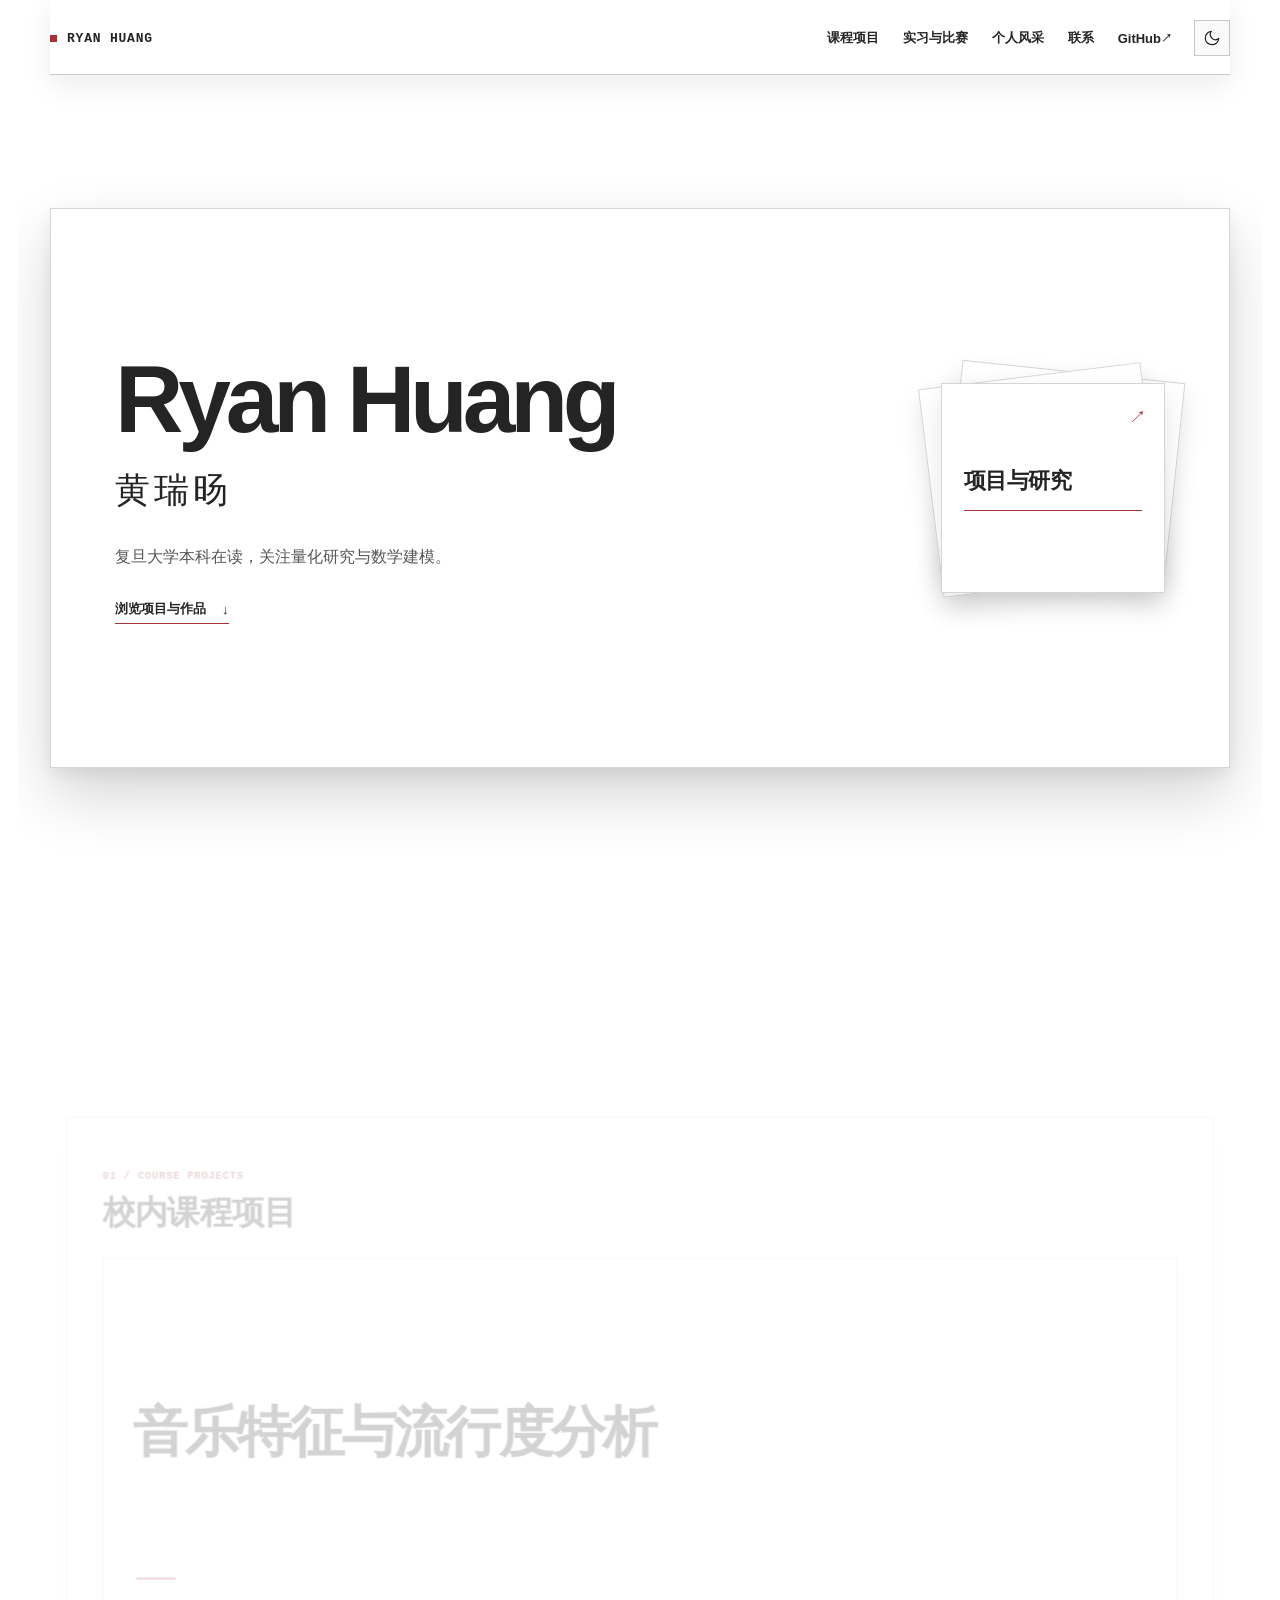
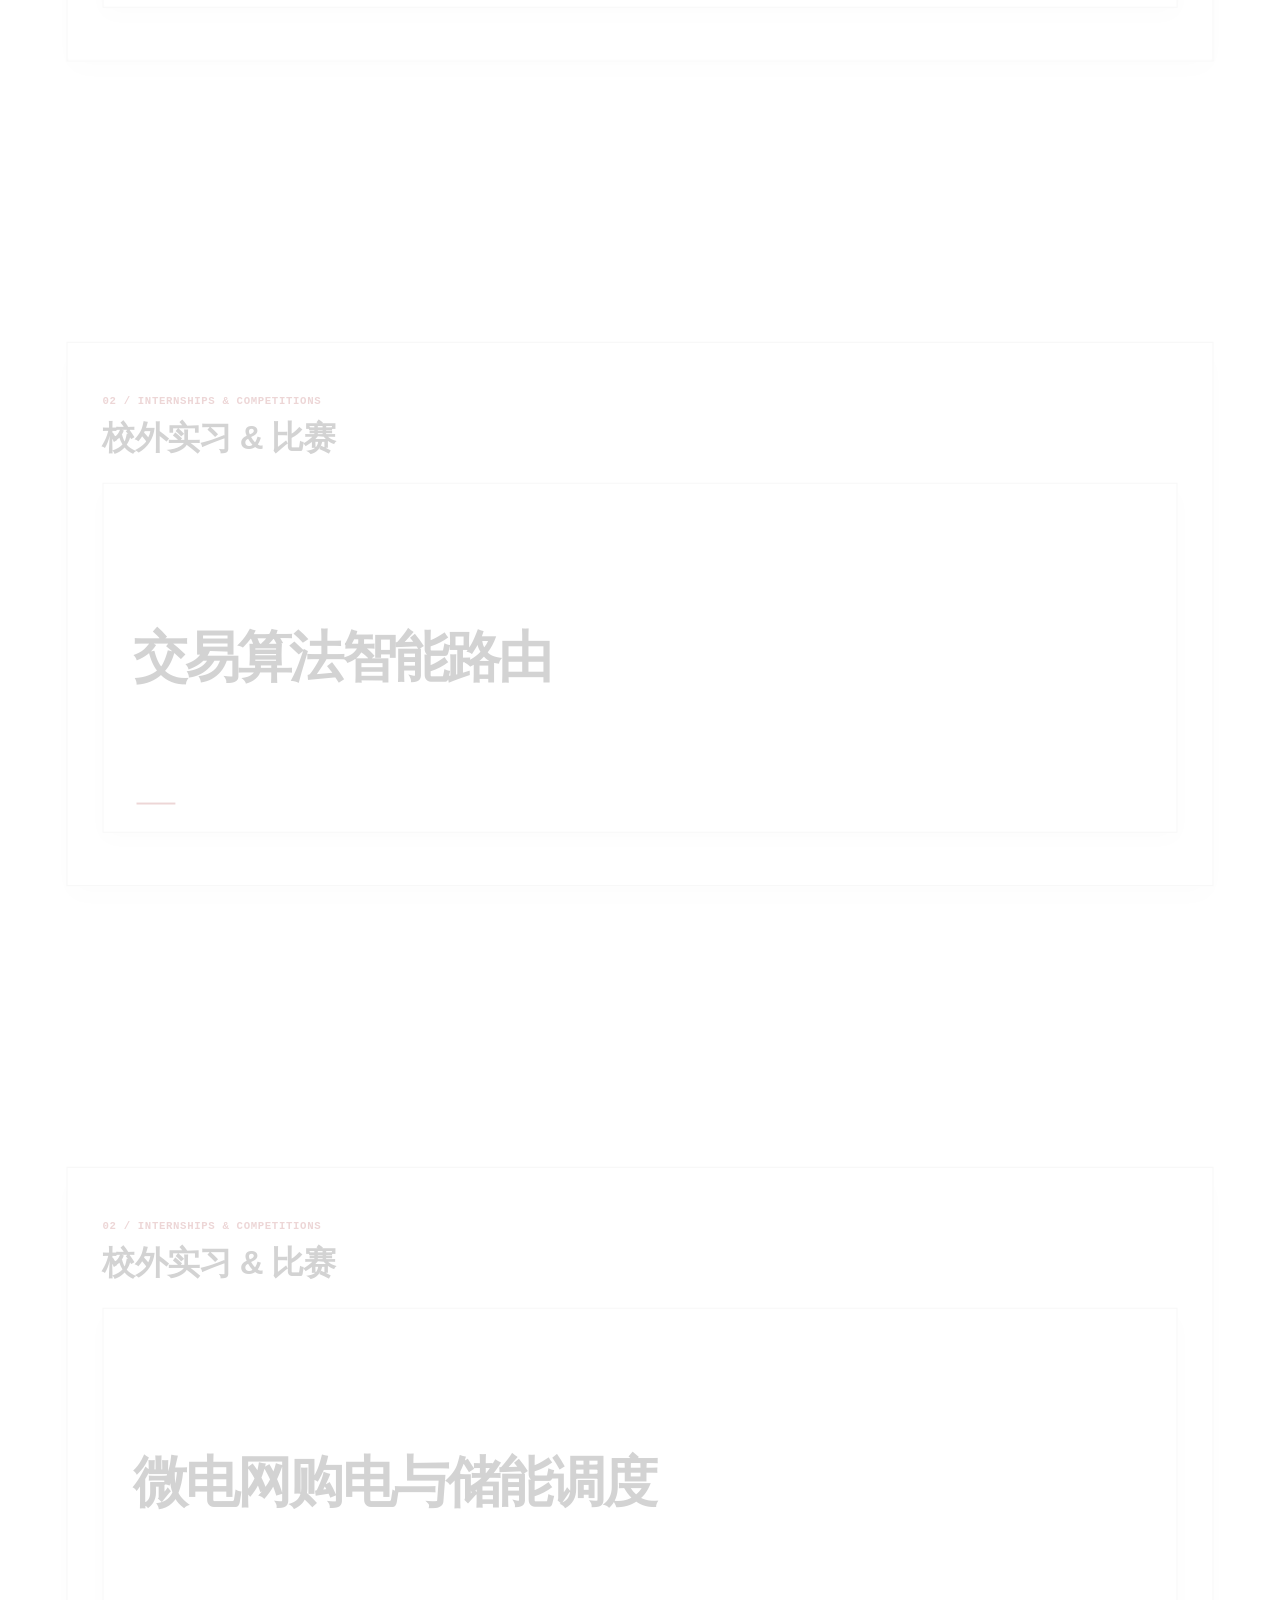
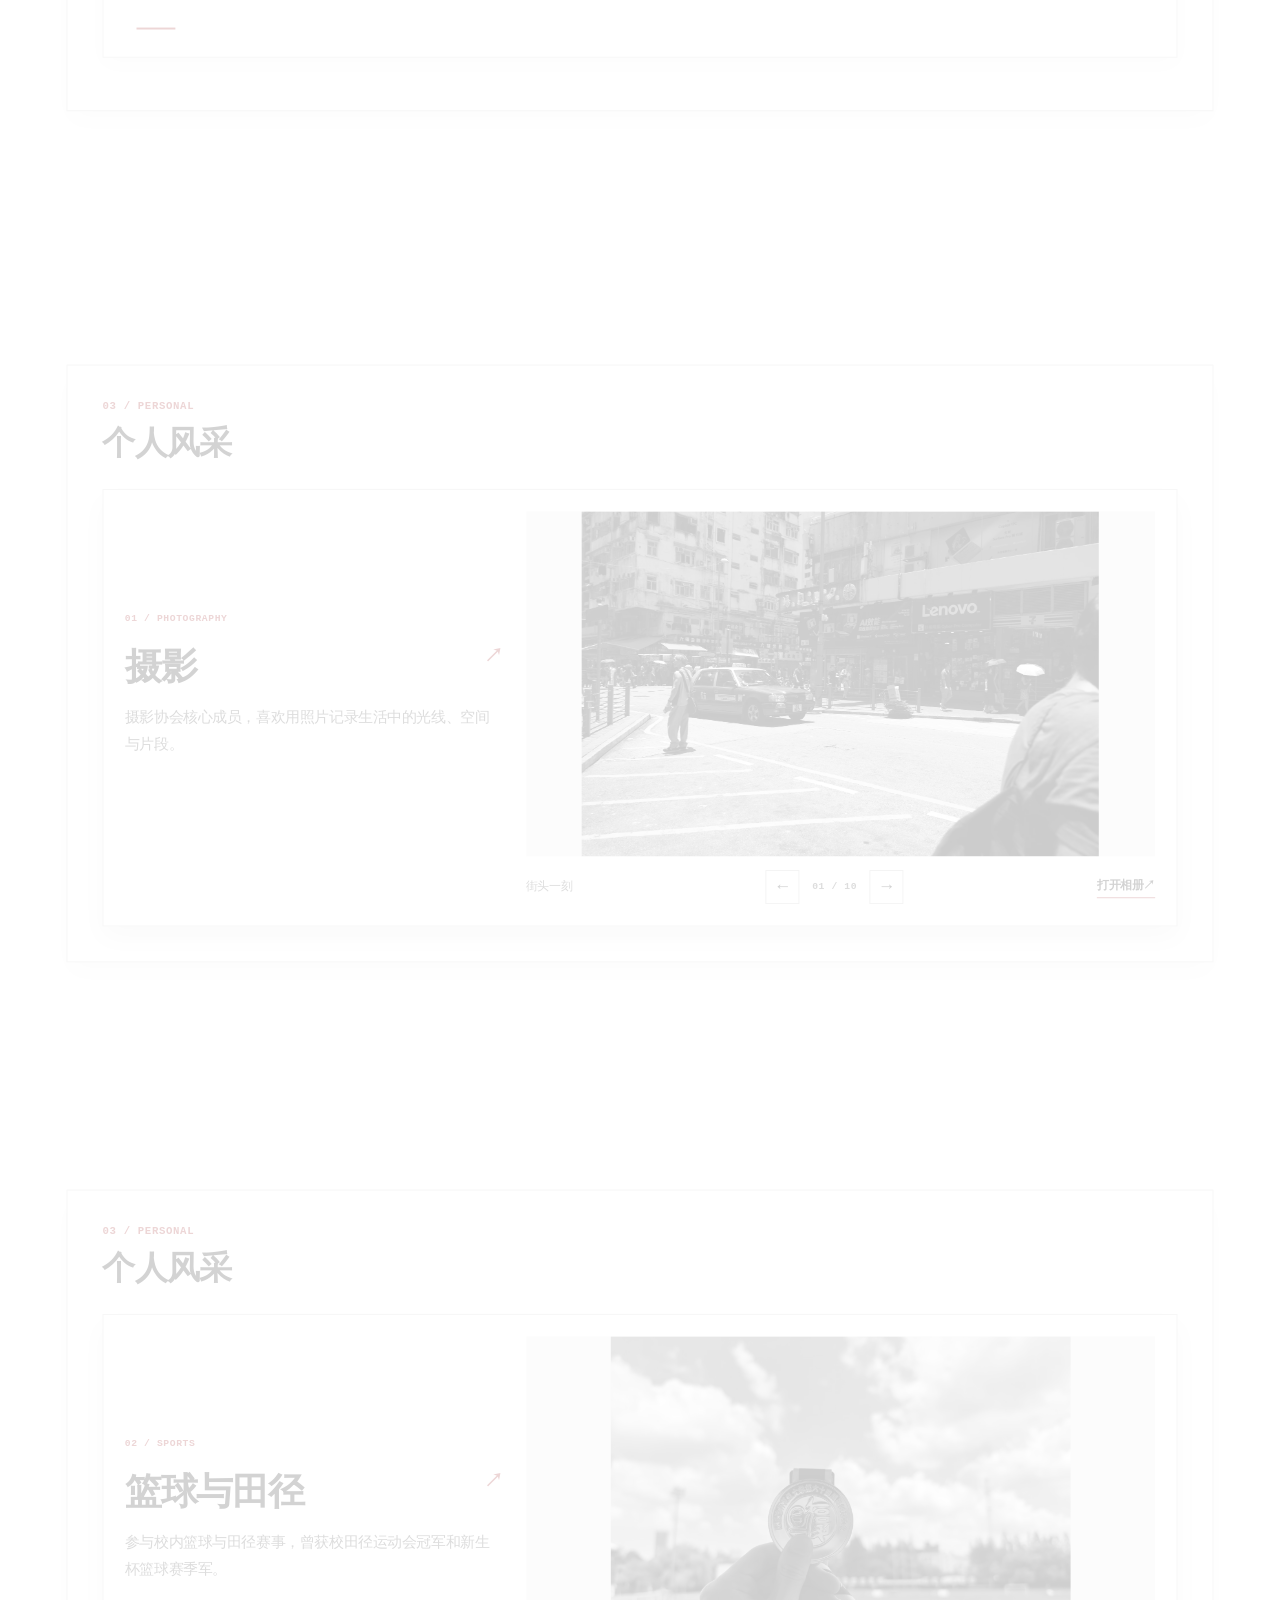
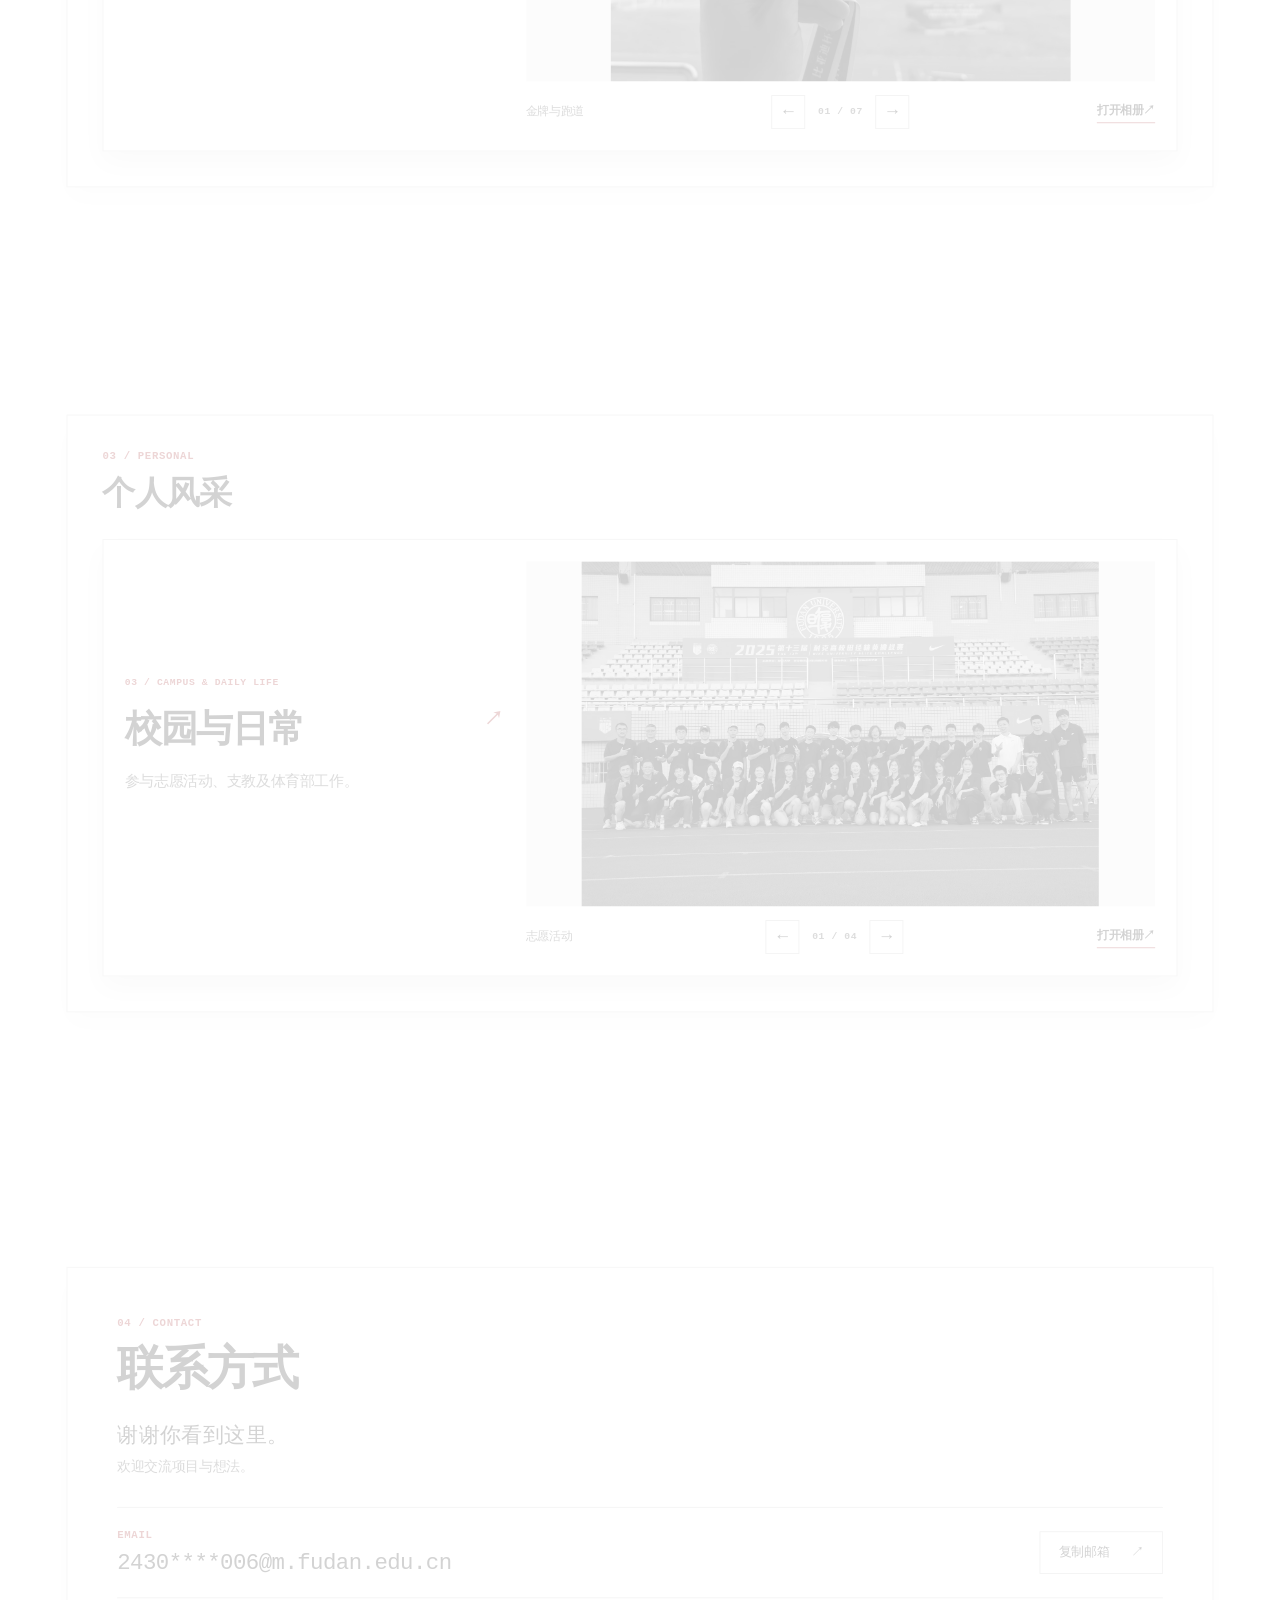
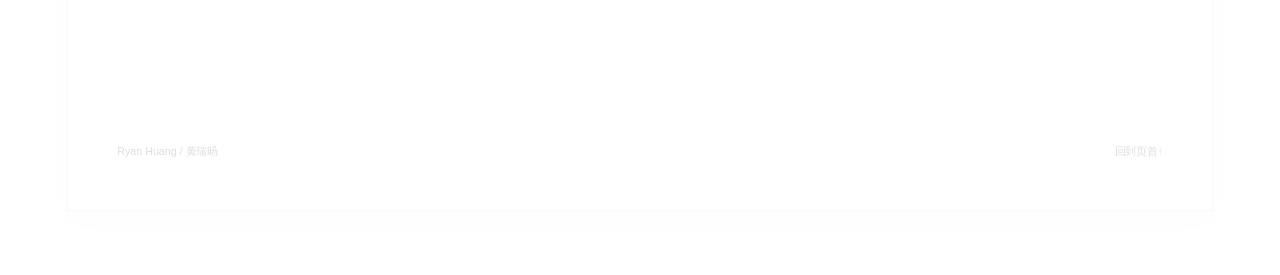
<file: index.html>
<!doctype html>
<html lang="zh-CN" class="home-scroll">
<head>
  <meta charset="utf-8">
  <meta name="viewport" content="width=device-width, initial-scale=1">
  <meta name="description" content="黄瑞旸 Ryan Huang 的个人主页：校内课程项目、校外实习与比赛、摄影与运动。">
  <meta name="theme-color" content="#ffffff">
  <title>黄瑞旸 Ryan Huang | 项目与作品</title>
  <link rel="canonical" href="https://hrynb.github.io/">
  <script src="theme.js?v=studio-5"></script>
  <link rel="stylesheet" href="site.css?v=studio-5">
  <script src="site.js?v=studio-5" defer></script>
</head>
<body class="home-page">
  <a class="skip-link" href="#main">跳转到正文</a>
  <div class="page" id="top">
    <header class="site-header">
      <a class="brand" href="#top" aria-label="Ryan Huang，回到页首">
        <span class="brand-mark" aria-hidden="true"></span>RYAN HUANG
      </a>
      <nav class="nav" aria-label="主导航">
        <a href="#course-projects">课程项目</a>
        <a href="#experience">实习与比赛</a>
        <a href="#personal">个人风采</a>
        <a href="#contact">联系</a>
        <a href="https://github.com/hrynb" target="_blank" rel="noopener noreferrer">GitHub <span class="external" aria-hidden="true">↗</span></a>
      </nav>
      <button class="theme-toggle" type="button" data-theme-toggle aria-label="深色模式" aria-pressed="false" title="切换到深色模式">
        <svg viewBox="0 0 24 24" aria-hidden="true" focusable="false"><path class="theme-moon" d="M21 12.79A9 9 0 1 1 11.21 3 7 7 0 0 0 21 12.79Z"/><g class="theme-sun"><circle cx="12" cy="12" r="4"/><path d="M12 2v2M12 20v2M2 12h2M20 12h2M4.93 4.93l1.42 1.42M17.65 17.65l1.42 1.42M4.93 19.07l1.42-1.42M17.65 6.35l1.42-1.42"/></g></svg>
      </button>
    </header>
    <nav class="section-progress" data-section-progress aria-label="章节导航"></nav>

    <main id="main" tabindex="-1">
      <section class="scene-slot" id="about" aria-labelledby="name" data-scene data-chapter="about">
        <div class="screen-panel hero-panel">
          <div class="hero-copy">
            <h1 id="name"><span class="name-en" lang="en">Ryan Huang</span><span class="name-cn">黄瑞旸</span></h1>
            <p class="hero-description">复旦大学本科在读，关注量化研究与数学建模。</p>
            <a class="hero-link" href="#work">浏览项目与作品 <span aria-hidden="true">↓</span></a>
          </div>
          <nav class="hero-coordinate quick-deck" aria-label="首页快捷导航">
            <a class="deck-card" href="#work" aria-label="浏览项目与研究"><span class="deck-title">项目与研究</span><span class="deck-rule" aria-hidden="true"></span><span class="deck-arrow" aria-hidden="true">↗</span></a>
            <a class="deck-card" href="#personal" aria-label="查看个人风采"><span class="deck-title">个人风采</span><span class="deck-rule" aria-hidden="true"></span><span class="deck-arrow" aria-hidden="true">↗</span></a>
            <a class="deck-card" href="#contact" aria-label="查看联系方式"><span class="deck-title">联系方式</span><span class="deck-rule" aria-hidden="true"></span><span class="deck-arrow" aria-hidden="true">↗</span></a>
          </nav>
        </div>
      </section>

      <div id="work">
        <section class="chapter-group" id="course-projects" aria-labelledby="courses-title" data-chapter-group>
          <div class="section-heading">
            <div><p class="section-label mono">01 / COURSE PROJECTS</p><h2 id="courses-title">校内课程项目</h2></div>
          </div>
          <div class="project-grid project-grid-single">
            <article class="project hover-card" data-project-card data-theme="music">
              <a class="project-entry" href="music-analysis.html" aria-labelledby="music-project-name" aria-describedby="music-preview">
                <span class="project-name" id="music-project-name">音乐特征与流行度分析</span>
                <div class="project-decoration music-decoration" data-music-notes aria-hidden="true"></div>
                <div class="project-cover">
                  <div class="project-cover-inner">
                    <div class="project-meta"><span class="project-number mono">01</span><span class="project-kind">DATA ANALYSIS / 数据分析</span></div>
                    <span class="project-description">使用NumPy、pandas处理音乐数据，分析音乐特征与流行度的关系，并使用机器学习进行预测。</span>
                    <div class="project-preview" id="music-preview">
                      <p class="preview-kicker mono">COURSE PROJECT / 数据分析</p>
                      <p>围绕音乐特征与流行度之间的联系，完成数据处理与分析，并将特征用于流行度预测，练习从数据探索到建模的完整过程。</p>
                    </div>
                    <span class="project-tags">Python / pandas / Machine Learning</span>
                    <span class="project-control"><span class="control-label">查看项目</span><span class="project-arrow" aria-hidden="true">↗</span></span>
                  </div>
                </div>
              </a>
            </article>
          </div>
        </section>

        <section class="chapter-group" id="experience" aria-labelledby="experience-title" data-chapter-group>
          <div class="section-heading">
            <div><p class="section-label mono">02 / INTERNSHIPS &amp; COMPETITIONS</p><h2 id="experience-title">校外实习 &amp; 比赛</h2></div>
          </div>
          <div class="project-grid">
            <article class="project hover-card" data-project-card data-theme="quant">
              <a class="project-entry" href="quant-research.html" aria-labelledby="quant-project-name" aria-describedby="quant-preview">
                <span class="project-name" id="quant-project-name">交易算法智能路由</span>
                <canvas class="project-decoration candle-decoration" data-candles aria-hidden="true"></canvas>
                <div class="project-cover">
                  <div class="project-cover-inner">
                    <div class="project-meta"><span class="project-number mono">01</span><span class="project-kind">INTERNSHIP / 量化研究实习</span></div>
                    <span class="project-description">比较不同交易算法的相对表现，构建差值标签与P/Q双模型，并通过走步回测评估路由策略。</span>
                    <div class="project-preview" id="quant-preview">
                      <p class="preview-kicker mono">INTERNSHIP / 量化研究</p>
                      <p>围绕“同一对象上应选择哪一种算法”，参与数据处理、配对标签构建、模型评估与自动化流程搭建。</p>
                    </div>
                    <span class="project-tags">Python / LightGBM / Walk-forward</span>
                    <span class="project-control"><span class="control-label">查看项目</span><span class="project-arrow" aria-hidden="true">↗</span></span>
                  </div>
                </div>
              </a>
            </article>

            <article class="project hover-card" data-project-card data-theme="energy">
              <a class="project-entry" href="math-modeling.html" aria-labelledby="modeling-project-name" aria-describedby="modeling-preview">
                <span class="project-name" id="modeling-project-name">微电网购电与储能调度</span>
                <div class="project-decoration energy-decoration" data-energy-bars aria-hidden="true"><span></span><span></span><span></span></div>
                <div class="project-cover">
                  <div class="project-cover-inner">
                    <div class="project-meta"><span class="project-number mono">02</span><span class="project-kind">COMPETITION / 数学建模竞赛</span></div>
                    <span class="project-description">围绕负荷、光伏与电价的不确定性，结合混合整数规划、场景分析和滚动优化制定购电与储能策略。</span>
                    <div class="project-preview" id="modeling-preview">
                      <p class="preview-kicker mono">COMPETITION / 数学建模</p>
                      <p>以“微网与外部电网电力调控策略”为题，参与建模与数据分析，将预测、历史残差场景生成、优化求解与压力测试串成可复查的研究流程。</p>
                    </div>
                    <span class="project-tags">Python / MILP / Rolling Optimization</span>
                    <span class="project-control"><span class="control-label">查看项目</span><span class="project-arrow" aria-hidden="true">↗</span></span>
                  </div>
                </div>
              </a>
            </article>
          </div>
        </section>

        <section class="chapter-group" id="personal" aria-labelledby="personal-title" data-chapter-group>
          <div class="section-heading">
            <div><p class="section-label mono">03 / PERSONAL</p><h2 id="personal-title">个人风采</h2></div>
          </div>
          <div class="personal-grid">
            <article class="personal-item personal-surface" data-gallery="photography">
              <a class="gallery-trigger" href="gallery.html#photography">
                <div class="personal-copy"><p class="personal-type mono">01 / PHOTOGRAPHY</p><h3>摄影</h3><p class="personal-description">摄影协会核心成员，喜欢用照片记录生活中的光线、空间与片段。</p></div>
                <span class="portrait-frame" data-photo-stage><img class="portrait-image portrait-gray" data-current-gray src="assets/photos/photography-01.webp" alt="街道交叉口的红色出租车与行人" loading="lazy" decoding="async"><img class="portrait-image portrait-color" data-current-color src="assets/photos/photography-01.webp" alt="" aria-hidden="true" loading="lazy" decoding="async"></span>
              </a>
              <div class="personal-toolbar"><p class="gallery-caption" data-gallery-caption>街头一刻</p><div class="gallery-pagination"><button class="photo-arrow" type="button" data-gallery-prev aria-label="上一张摄影作品">←</button><span class="gallery-counter mono" data-gallery-counter aria-live="polite">01 / 10</span><button class="photo-arrow" type="button" data-gallery-next aria-label="下一张摄影作品">→</button></div><a class="gallery-open" href="gallery.html#photography">打开相册 <span aria-hidden="true">↗</span></a></div>
              <p class="gallery-error" data-gallery-error role="status" hidden>图片未能加载。</p>
            </article>
            <article class="personal-item personal-surface" data-gallery="sports">
              <a class="gallery-trigger" href="gallery.html#sports">
                <div class="personal-copy"><p class="personal-type mono">02 / SPORTS</p><h3>篮球与田径</h3><p class="personal-description">参与校内篮球与田径赛事，曾获校田径运动会冠军和新生杯篮球赛季军。</p></div>
                <span class="portrait-frame" data-photo-stage><img class="portrait-image portrait-gray" data-current-gray src="assets/photos/sports-01.webp" alt="手持奖牌与背景中的田径场" loading="lazy" decoding="async"><img class="portrait-image portrait-color" data-current-color src="assets/photos/sports-01.webp" alt="" aria-hidden="true" loading="lazy" decoding="async"></span>
              </a>
              <div class="personal-toolbar"><p class="gallery-caption" data-gallery-caption>金牌与跑道</p><div class="gallery-pagination"><button class="photo-arrow" type="button" data-gallery-prev aria-label="上一张运动照片">←</button><span class="gallery-counter mono" data-gallery-counter aria-live="polite">01 / 07</span><button class="photo-arrow" type="button" data-gallery-next aria-label="下一张运动照片">→</button></div><a class="gallery-open" href="gallery.html#sports">打开相册 <span aria-hidden="true">↗</span></a></div>
              <p class="gallery-error" data-gallery-error role="status" hidden>图片未能加载。</p>
            </article>
            <article class="personal-item personal-surface" data-gallery="daily">
              <a class="gallery-trigger" href="gallery.html#daily">
                <div class="personal-copy"><p class="personal-type mono">03 / CAMPUS &amp; DAILY LIFE</p><h3>校园与日常</h3><p class="personal-description">参与志愿活动、支教及体育部工作。</p></div>
                <span class="portrait-frame" data-photo-stage><img class="portrait-image portrait-gray" data-current-gray src="assets/photos/daily-04.webp" alt="田径赛事志愿活动合影" loading="lazy" decoding="async"><img class="portrait-image portrait-color" data-current-color src="assets/photos/daily-04.webp" alt="" aria-hidden="true" loading="lazy" decoding="async"></span>
              </a>
              <div class="personal-toolbar"><p class="gallery-caption" data-gallery-caption>志愿活动</p><div class="gallery-pagination"><button class="photo-arrow" type="button" data-gallery-prev aria-label="上一张日常照片">←</button><span class="gallery-counter mono" data-gallery-counter aria-live="polite">01 / 04</span><button class="photo-arrow" type="button" data-gallery-next aria-label="下一张日常照片">→</button></div><a class="gallery-open" href="gallery.html#daily">打开相册 <span aria-hidden="true">↗</span></a></div>
              <p class="gallery-error" data-gallery-error role="status" hidden>图片未能加载。</p>
            </article>
          </div>
        </section>
      </div>
      <section class="scene-slot" id="contact" aria-labelledby="contact-title" data-scene data-chapter="contact">
        <div class="screen-panel contact-panel">
          <p class="section-label mono">04 / CONTACT</p>
          <h2 id="contact-title">联系方式</h2>
          <p class="thanks-line">谢谢你看到这里。</p>
          <p class="contact-note">欢迎交流项目与想法。</p>
          <div class="email-contact"><div><p class="email-label mono">EMAIL</p><p class="email-address">2430****006@m.fudan.edu.cn</p></div><button class="copy-email" type="button" data-copy-email>复制邮箱 <span aria-hidden="true">↗</span></button></div>
          <p class="copy-status" data-copy-status role="status" aria-live="polite"></p>
          <footer class="site-footer"><p>Ryan Huang / 黄瑞旸</p><a href="#top">回到页首 <span aria-hidden="true">↑</span></a></footer>
        </div>
      </section>
    </main>
  </div>
</body>
</html>
</file>
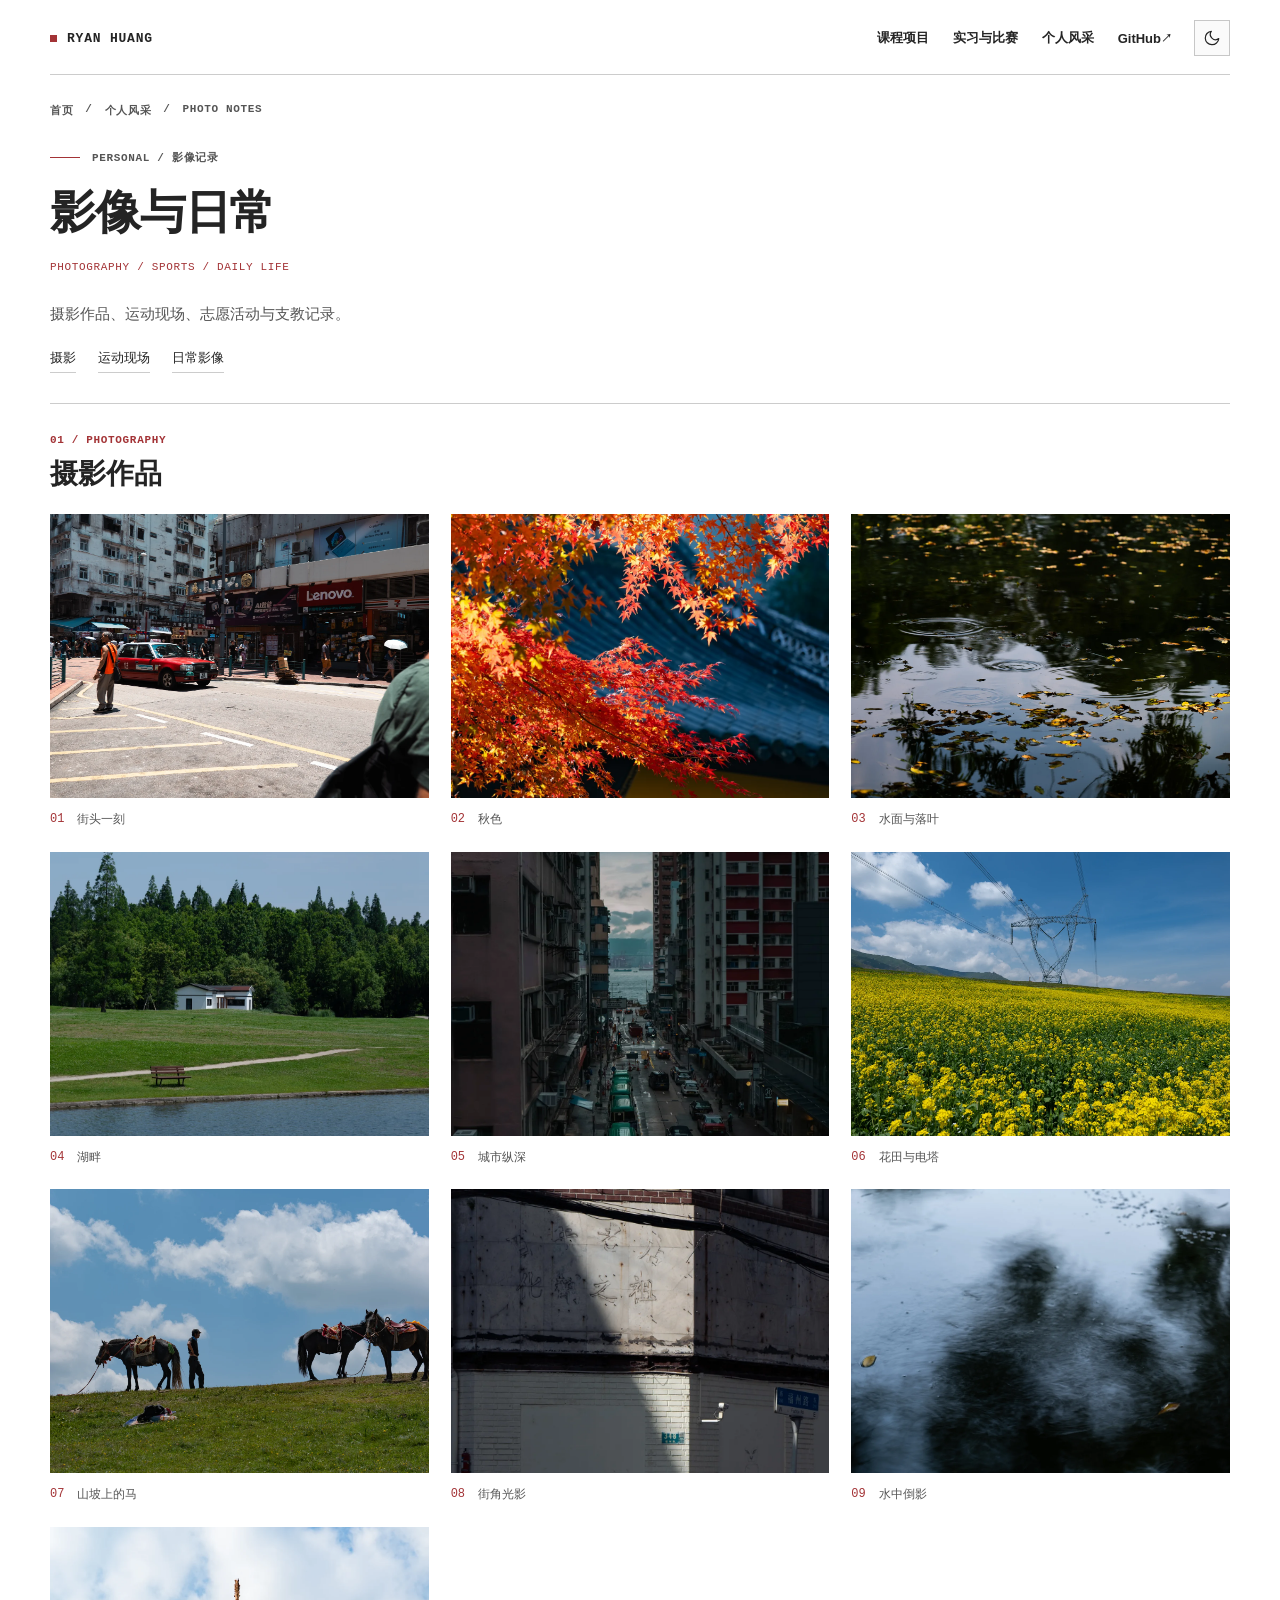
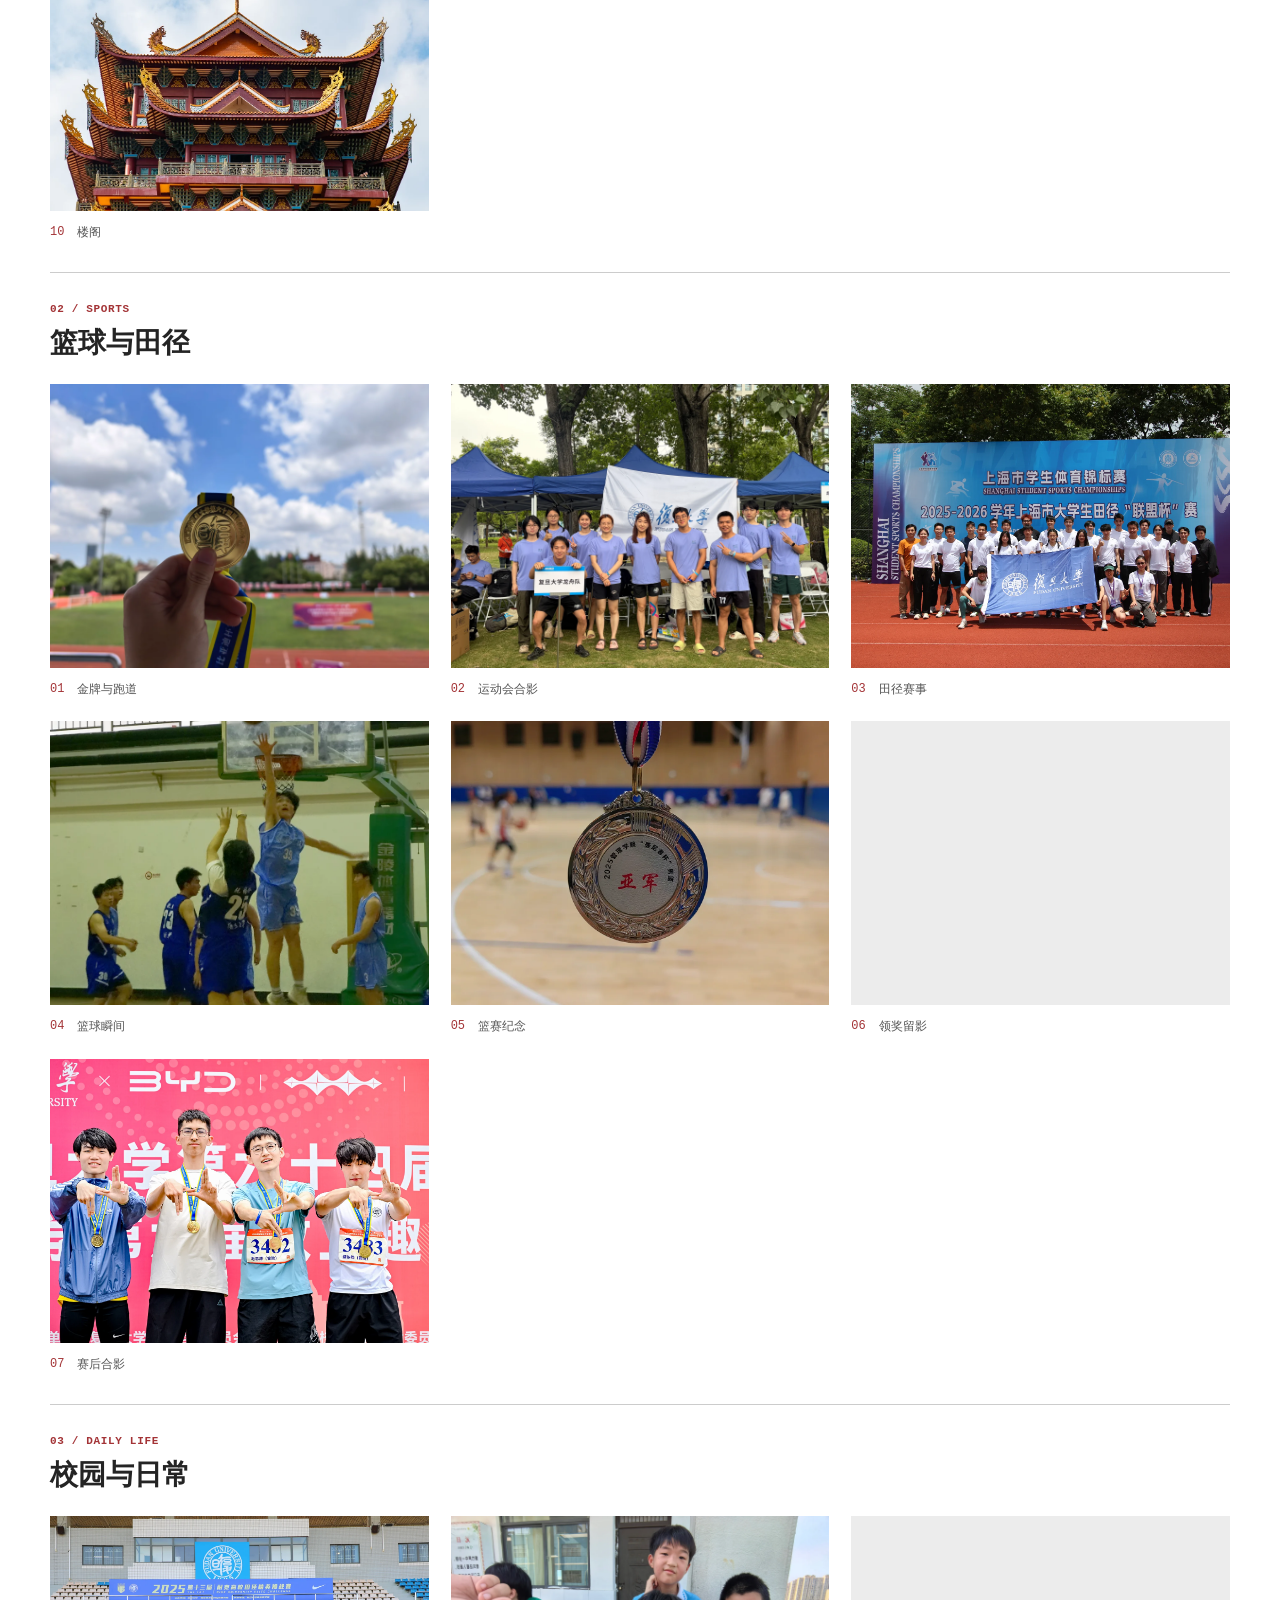
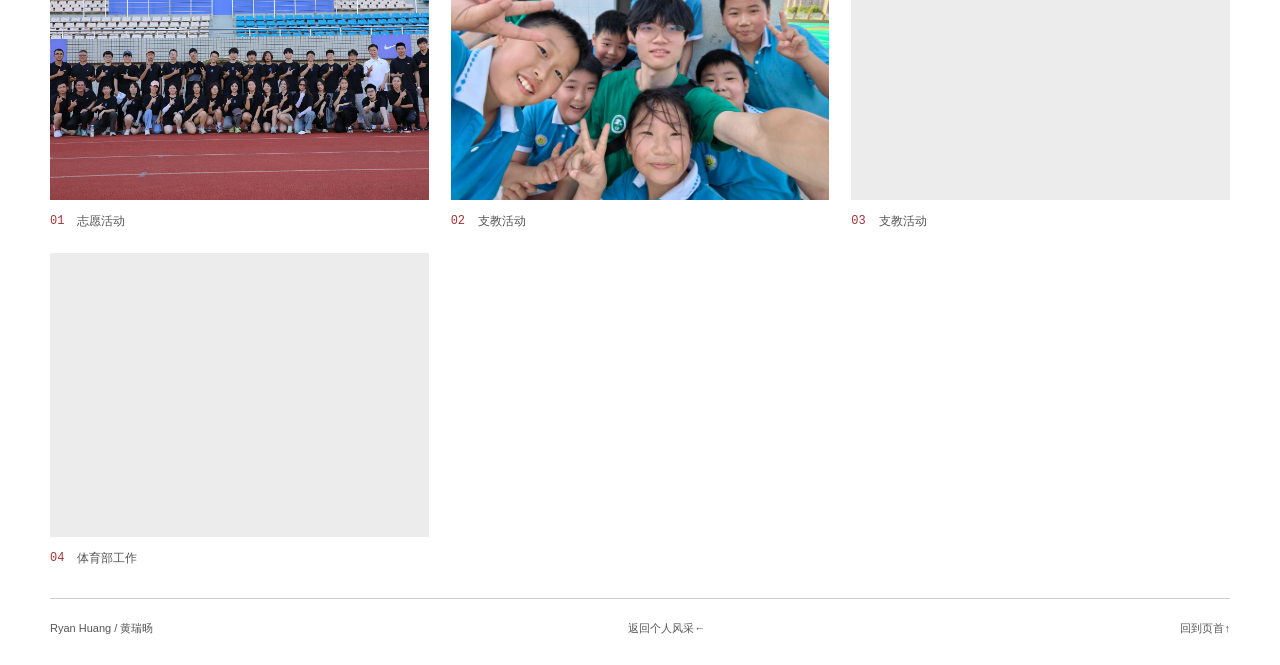
<file: gallery.html>
<!doctype html>
<html lang="zh-CN">
<head>
  <meta charset="utf-8">
  <meta name="viewport" content="width=device-width, initial-scale=1">
  <meta name="description" content="黄瑞旸的摄影与日常影像：摄影作品、运动现场、志愿活动与支教记录。">
  <meta name="theme-color" content="#ffffff">
  <title>影像与日常 | 黄瑞旸 Ryan Huang</title>
  <link rel="canonical" href="https://hrynb.github.io/gallery.html">
  <script src="theme.js?v=studio-5"></script>
  <link rel="stylesheet" href="site.css?v=studio-5">
  <script src="site.js?v=studio-5" defer></script>
</head>
<body>
  <a class="skip-link" href="#main">跳转到正文</a>
  <div class="page" id="top">
    <header class="site-header">
      <a class="brand" href="index.html" aria-label="Ryan Huang，返回首页"><span class="brand-mark" aria-hidden="true"></span>RYAN HUANG</a>
      <nav class="nav" aria-label="主导航">
        <a href="index.html#course-projects">课程项目</a>
        <a href="index.html#experience">实习与比赛</a>
        <a href="index.html#personal">个人风采</a>
        <a href="https://github.com/hrynb" target="_blank" rel="noopener noreferrer">GitHub <span class="external" aria-hidden="true">↗</span></a>
      </nav>
      <button class="theme-toggle" type="button" data-theme-toggle aria-label="深色模式" aria-pressed="false" title="切换到深色模式">
        <svg viewBox="0 0 24 24" aria-hidden="true" focusable="false"><path class="theme-moon" d="M21 12.79A9 9 0 1 1 11.21 3 7 7 0 0 0 21 12.79Z"/><g class="theme-sun"><circle cx="12" cy="12" r="4"/><path d="M12 2v2M12 20v2M2 12h2M20 12h2M4.93 4.93l1.42 1.42M17.65 17.65l1.42 1.42M4.93 19.07l1.42-1.42M17.65 6.35l1.42-1.42"/></g></svg>
      </button>
    </header>
    <main id="main" tabindex="-1">
      <nav class="breadcrumb mono" aria-label="当前位置"><a href="index.html">首页</a><span aria-hidden="true">/</span><a href="index.html#personal">个人风采</a><span aria-hidden="true">/</span><span aria-current="page">PHOTO NOTES</span></nav>
      <header class="research-hero">
        <p class="eyebrow mono">PERSONAL / 影像记录</p>
        <h1 class="research-title">影像与日常</h1>
        <p class="research-subtitle" lang="en">PHOTOGRAPHY / SPORTS / DAILY LIFE</p>
        <p class="research-lead">摄影作品、运动现场、志愿活动与支教记录。</p>
        <nav class="album-nav" aria-label="相册分类"><a href="#photography">摄影</a><a href="#sports">运动现场</a><a href="#daily">日常影像</a></nav>
      </header>

      <section class="album-section" id="photography" aria-labelledby="photography-title">
        <p class="section-label mono">01 / PHOTOGRAPHY</p><h2 id="photography-title">摄影作品</h2>
        <div class="photo-grid" data-photo-grid="photography">
          <figure><a href="assets/photos/photography-01.webp" target="_blank" rel="noopener noreferrer"><img src="assets/photos/photography-01.webp" alt="街道交叉口的红色出租车与行人" loading="lazy" decoding="async"></a><figcaption><span>01</span><span>街头一刻</span></figcaption></figure>
        </div>
      </section>
      <section class="album-section" id="sports" aria-labelledby="sports-title">
        <p class="section-label mono">02 / SPORTS</p><h2 id="sports-title">篮球与田径</h2>
        <div class="photo-grid" data-photo-grid="sports">
          <figure><a href="assets/photos/sports-01.webp" target="_blank" rel="noopener noreferrer"><img src="assets/photos/sports-01.webp" alt="手持奖牌与背景中的田径场" loading="lazy" decoding="async"></a><figcaption><span>01</span><span>金牌与跑道</span></figcaption></figure>
        </div>
      </section>
      <section class="album-section" id="daily" aria-labelledby="daily-title">
        <p class="section-label mono">03 / DAILY LIFE</p><h2 id="daily-title">校园与日常</h2>
        <div class="photo-grid" data-photo-grid="daily">
          <figure><a href="assets/photos/daily-04.webp" target="_blank" rel="noopener noreferrer"><img src="assets/photos/daily-04.webp" alt="田径赛事志愿活动合影" loading="lazy" decoding="async"></a><figcaption><span>01</span><span>志愿活动</span></figcaption></figure>
        </div>
      </section>
    </main>
    <footer class="site-footer"><p>Ryan Huang / 黄瑞旸</p><a href="index.html#personal">返回个人风采 <span aria-hidden="true">←</span></a><a href="#top">回到页首 <span aria-hidden="true">↑</span></a></footer>
  </div>
</body>
</html>
</file>
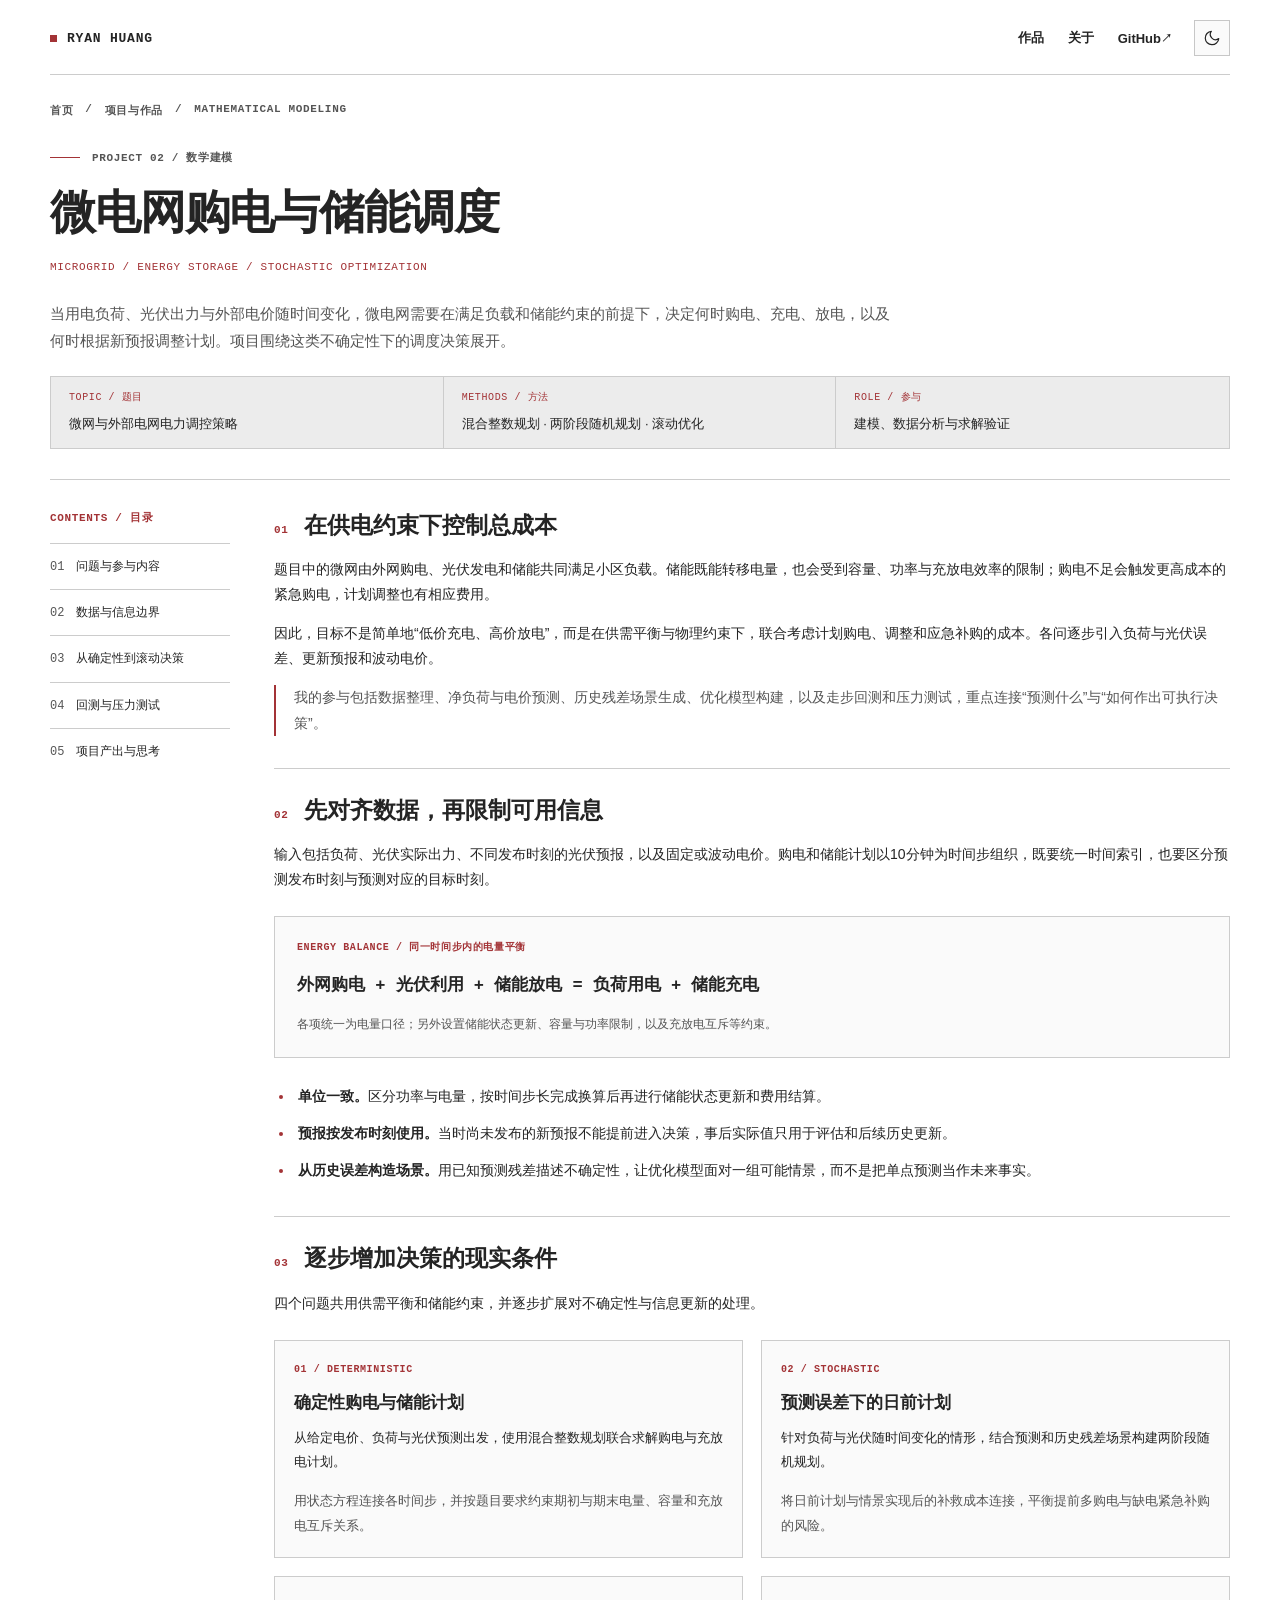
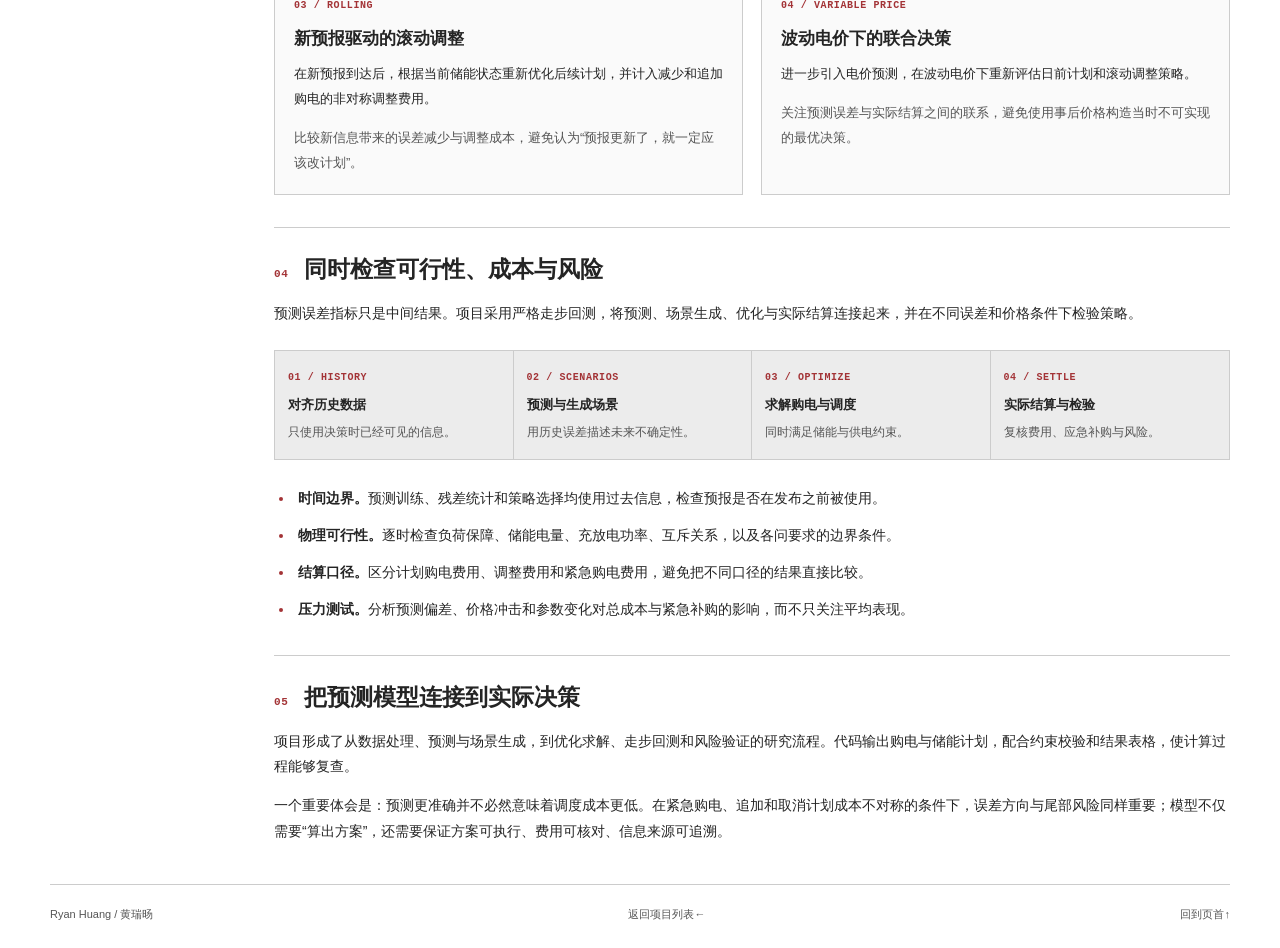
<file: math-modeling.html>
<!doctype html>
<html lang="zh-CN">
<head>
  <meta charset="utf-8">
  <meta name="viewport" content="width=device-width, initial-scale=1">
  <meta name="description" content="黄瑞旸的微电网购电与储能调度数学建模项目：混合整数规划、两阶段随机规划、滚动优化与走步验证。">
  <meta name="theme-color" content="#ffffff">
  <title>微电网购电与储能调度 | 黄瑞旸 Ryan Huang</title>
  <link rel="canonical" href="https://hrynb.github.io/math-modeling.html">
  <script src="theme.js?v=studio-5"></script>
  <link rel="stylesheet" href="site.css?v=studio-5">
</head>
<body>
  <a class="skip-link" href="#main">跳转到正文</a>
  <div class="page" id="top">
    <header class="site-header">
      <a class="brand" href="index.html" aria-label="Ryan Huang，返回首页">
        <span class="brand-mark" aria-hidden="true"></span>RYAN HUANG
      </a>
      <nav class="nav" aria-label="主导航">
        <a href="index.html#work">作品</a>
        <a href="index.html#about">关于</a>
        <a href="https://github.com/hrynb" target="_blank" rel="noopener noreferrer">GitHub <span class="external" aria-hidden="true">↗</span></a>
      </nav>
      <button class="theme-toggle" type="button" data-theme-toggle aria-label="深色模式" aria-pressed="false" title="切换到深色模式">
        <svg viewBox="0 0 24 24" aria-hidden="true" focusable="false"><path class="theme-moon" d="M21 12.79A9 9 0 1 1 11.21 3 7 7 0 0 0 21 12.79Z"/><g class="theme-sun"><circle cx="12" cy="12" r="4"/><path d="M12 2v2M12 20v2M2 12h2M20 12h2M4.93 4.93l1.42 1.42M17.65 17.65l1.42 1.42M4.93 19.07l1.42-1.42M17.65 6.35l1.42-1.42"/></g></svg>
      </button>
    </header>

    <main id="main" tabindex="-1">
      <nav class="breadcrumb mono" aria-label="当前位置">
        <a href="index.html">首页</a><span aria-hidden="true">/</span>
        <a href="index.html#work">项目与作品</a><span aria-hidden="true">/</span>
        <span aria-current="page">MATHEMATICAL MODELING</span>
      </nav>

      <header class="research-hero">
        <p class="eyebrow mono">PROJECT 02 / 数学建模</p>
        <h1 class="research-title">微电网购电与储能调度</h1>
        <p class="research-subtitle" lang="en">MICROGRID / ENERGY STORAGE / STOCHASTIC OPTIMIZATION</p>
        <p class="research-lead">当用电负荷、光伏出力与外部电价随时间变化，微电网需要在满足负载和储能约束的前提下，决定何时购电、充电、放电，以及何时根据新预报调整计划。项目围绕这类不确定性下的调度决策展开。</p>
        <dl class="specifications">
          <div><dt>TOPIC / 题目</dt><dd>微网与外部电网电力调控策略</dd></div>
          <div><dt>METHODS / 方法</dt><dd>混合整数规划 · 两阶段随机规划 · 滚动优化</dd></div>
          <div><dt>ROLE / 参与</dt><dd>建模、数据分析与求解验证</dd></div>
        </dl>
      </header>

      <div class="research-grid">
        <nav class="contents" aria-label="文章目录">
          <p class="section-label mono">CONTENTS / 目录</p>
          <ol>
            <li><a href="#question"><span>01</span>问题与参与内容</a></li>
            <li><a href="#data"><span>02</span>数据与信息边界</a></li>
            <li><a href="#models"><span>03</span>从确定性到滚动决策</a></li>
            <li><a href="#validation"><span>04</span>回测与压力测试</a></li>
            <li><a href="#reflection"><span>05</span>项目产出与思考</a></li>
          </ol>
        </nav>

        <article class="research-content" aria-label="数学建模项目">
          <section id="question" aria-labelledby="question-title">
            <div class="chapter-heading"><span class="chapter-number mono">01</span><h2 id="question-title">在供电约束下控制总成本</h2></div>
            <p>题目中的微网由外网购电、光伏发电和储能共同满足小区负载。储能既能转移电量，也会受到容量、功率与充放电效率的限制；购电不足会触发更高成本的紧急购电，计划调整也有相应费用。</p>
            <p>因此，目标不是简单地“低价充电、高价放电”，而是在供需平衡与物理约束下，联合考虑计划购电、调整和应急补购的成本。各问逐步引入负荷与光伏误差、更新预报和波动电价。</p>
            <p class="contribution">我的参与包括数据整理、净负荷与电价预测、历史残差场景生成、优化模型构建，以及走步回测和压力测试，重点连接“预测什么”与“如何作出可执行决策”。</p>
          </section>

          <section id="data" aria-labelledby="data-title">
            <div class="chapter-heading"><span class="chapter-number mono">02</span><h2 id="data-title">先对齐数据，再限制可用信息</h2></div>
            <p>输入包括负荷、光伏实际出力、不同发布时刻的光伏预报，以及固定或波动电价。购电和储能计划以10分钟为时间步组织，既要统一时间索引，也要区分预测发布时刻与预测对应的目标时刻。</p>
            <div class="equation-block">
              <p class="mono">ENERGY BALANCE / 同一时间步内的电量平衡</p>
              <code class="equation">外网购电 + 光伏利用 + 储能放电 = 负荷用电 + 储能充电</code>
              <p>各项统一为电量口径；另外设置储能状态更新、容量与功率限制，以及充放电互斥等约束。</p>
            </div>
            <ul class="check-list">
              <li><strong>单位一致。</strong>区分功率与电量，按时间步长完成换算后再进行储能状态更新和费用结算。</li>
              <li><strong>预报按发布时刻使用。</strong>当时尚未发布的新预报不能提前进入决策，事后实际值只用于评估和后续历史更新。</li>
              <li><strong>从历史误差构造场景。</strong>用已知预测残差描述不确定性，让优化模型面对一组可能情景，而不是把单点预测当作未来事实。</li>
            </ul>
          </section>

          <section id="models" aria-labelledby="models-title">
            <div class="chapter-heading"><span class="chapter-number mono">03</span><h2 id="models-title">逐步增加决策的现实条件</h2></div>
            <p>四个问题共用供需平衡和储能约束，并逐步扩展对不确定性与信息更新的处理。</p>
            <div class="model-grid">
              <div class="model-card">
                <p class="mono">01 / DETERMINISTIC</p>
                <h3>确定性购电与储能计划</h3>
                <p>从给定电价、负荷与光伏预测出发，使用混合整数规划联合求解购电与充放电计划。</p>
                <p>用状态方程连接各时间步，并按题目要求约束期初与期末电量、容量和充放电互斥关系。</p>
              </div>
              <div class="model-card">
                <p class="mono">02 / STOCHASTIC</p>
                <h3>预测误差下的日前计划</h3>
                <p>针对负荷与光伏随时间变化的情形，结合预测和历史残差场景构建两阶段随机规划。</p>
                <p>将日前计划与情景实现后的补救成本连接，平衡提前多购电与缺电紧急补购的风险。</p>
              </div>
              <div class="model-card">
                <p class="mono">03 / ROLLING</p>
                <h3>新预报驱动的滚动调整</h3>
                <p>在新预报到达后，根据当前储能状态重新优化后续计划，并计入减少和追加购电的非对称调整费用。</p>
                <p>比较新信息带来的误差减少与调整成本，避免认为“预报更新了，就一定应该改计划”。</p>
              </div>
              <div class="model-card">
                <p class="mono">04 / VARIABLE PRICE</p>
                <h3>波动电价下的联合决策</h3>
                <p>进一步引入电价预测，在波动电价下重新评估日前计划和滚动调整策略。</p>
                <p>关注预测误差与实际结算之间的联系，避免使用事后价格构造当时不可实现的最优决策。</p>
              </div>
            </div>
          </section>

          <section id="validation" aria-labelledby="validation-title">
            <div class="chapter-heading"><span class="chapter-number mono">04</span><h2 id="validation-title">同时检查可行性、成本与风险</h2></div>
            <p>预测误差指标只是中间结果。项目采用严格走步回测，将预测、场景生成、优化与实际结算连接起来，并在不同误差和价格条件下检验策略。</p>
            <ol class="pipeline" aria-label="建模与验证流程">
              <li><span class="mono">01 / HISTORY</span><strong>对齐历史数据</strong><p>只使用决策时已经可见的信息。</p></li>
              <li><span class="mono">02 / SCENARIOS</span><strong>预测与生成场景</strong><p>用历史误差描述未来不确定性。</p></li>
              <li><span class="mono">03 / OPTIMIZE</span><strong>求解购电与调度</strong><p>同时满足储能与供电约束。</p></li>
              <li><span class="mono">04 / SETTLE</span><strong>实际结算与检验</strong><p>复核费用、应急补购与风险。</p></li>
            </ol>
            <ul class="check-list">
              <li><strong>时间边界。</strong>预测训练、残差统计和策略选择均使用过去信息，检查预报是否在发布之前被使用。</li>
              <li><strong>物理可行性。</strong>逐时检查负荷保障、储能电量、充放电功率、互斥关系，以及各问要求的边界条件。</li>
              <li><strong>结算口径。</strong>区分计划购电费用、调整费用和紧急购电费用，避免把不同口径的结果直接比较。</li>
              <li><strong>压力测试。</strong>分析预测偏差、价格冲击和参数变化对总成本与紧急补购的影响，而不只关注平均表现。</li>
            </ul>
          </section>

          <section id="reflection" aria-labelledby="reflection-title">
            <div class="chapter-heading"><span class="chapter-number mono">05</span><h2 id="reflection-title">把预测模型连接到实际决策</h2></div>
            <p>项目形成了从数据处理、预测与场景生成，到优化求解、走步回测和风险验证的研究流程。代码输出购电与储能计划，配合约束校验和结果表格，使计算过程能够复查。</p>
            <p>一个重要体会是：预测更准确并不必然意味着调度成本更低。在紧急购电、追加和取消计划成本不对称的条件下，误差方向与尾部风险同样重要；模型不仅需要“算出方案”，还需要保证方案可执行、费用可核对、信息来源可追溯。</p>
          </section>
        </article>
      </div>
    </main>

    <footer class="site-footer">
      <p>Ryan Huang / 黄瑞旸</p>
      <a href="index.html#work">返回项目列表 <span aria-hidden="true">←</span></a>
      <a href="#top">回到页首 <span aria-hidden="true">↑</span></a>
    </footer>
  </div>
</body>
</html>
</file>
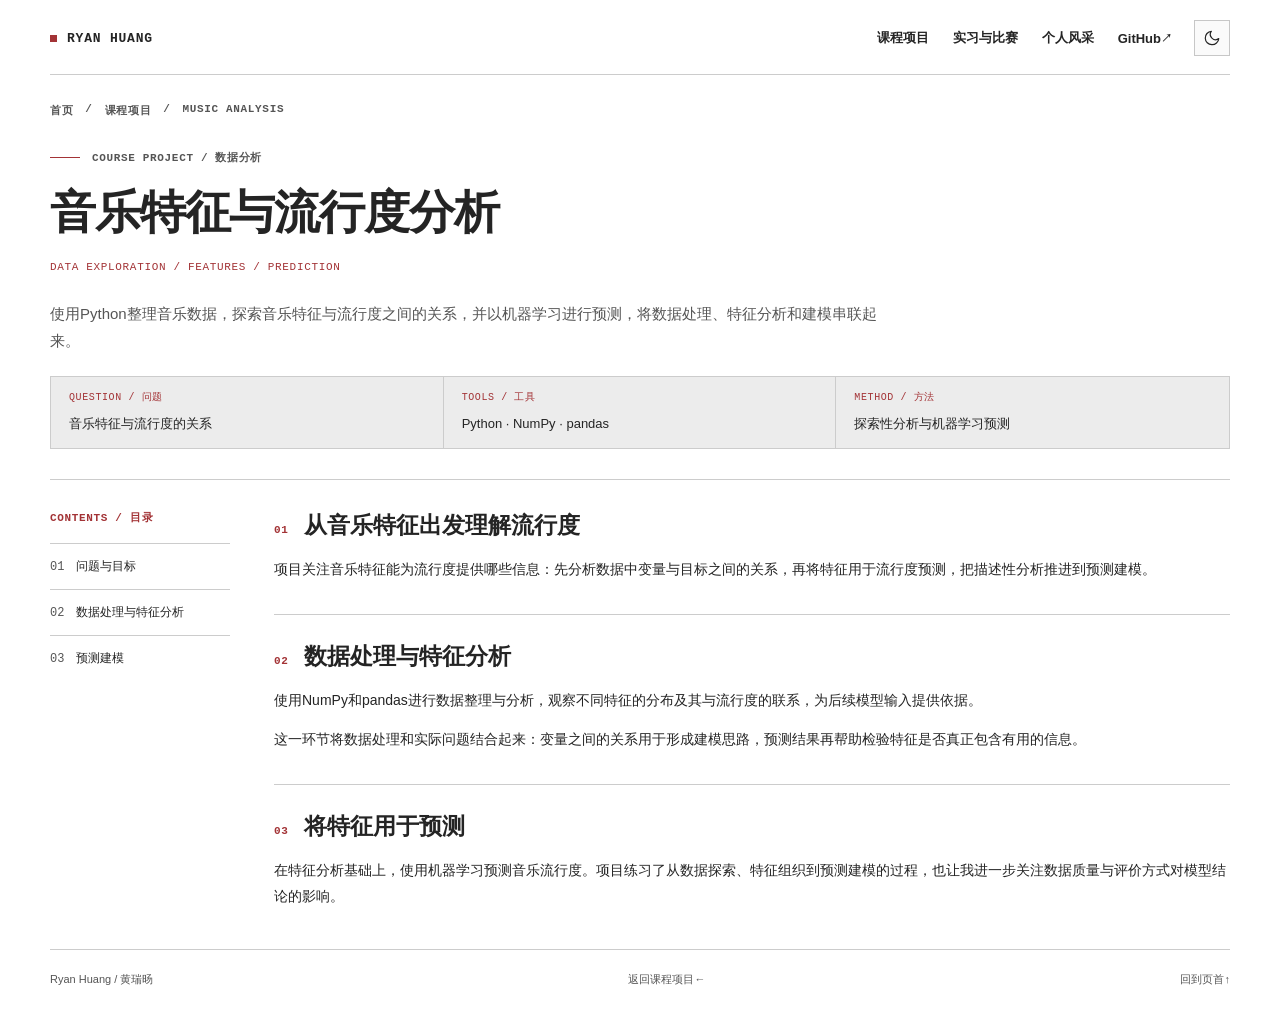
<file: music-analysis.html>
<!doctype html>
<html lang="zh-CN">
<head>
  <meta charset="utf-8">
  <meta name="viewport" content="width=device-width, initial-scale=1">
  <meta name="description" content="黄瑞旸的音乐特征与流行度分析课程项目：使用Python、NumPy与pandas分析数据，并使用机器学习进行预测。">
  <meta name="theme-color" content="#ffffff">
  <title>音乐特征与流行度分析 | 黄瑞旸 Ryan Huang</title>
  <link rel="canonical" href="https://hrynb.github.io/music-analysis.html">
  <script src="theme.js?v=studio-5"></script>
  <link rel="stylesheet" href="site.css?v=studio-5">
</head>
<body>
  <a class="skip-link" href="#main">跳转到正文</a>
  <div class="page" id="top">
    <header class="site-header">
      <a class="brand" href="index.html" aria-label="Ryan Huang，返回首页"><span class="brand-mark" aria-hidden="true"></span>RYAN HUANG</a>
      <nav class="nav" aria-label="主导航">
        <a href="index.html#course-projects">课程项目</a>
        <a href="index.html#experience">实习与比赛</a>
        <a href="index.html#personal">个人风采</a>
        <a href="https://github.com/hrynb" target="_blank" rel="noopener noreferrer">GitHub <span class="external" aria-hidden="true">↗</span></a>
      </nav>
      <button class="theme-toggle" type="button" data-theme-toggle aria-label="深色模式" aria-pressed="false" title="切换到深色模式">
        <svg viewBox="0 0 24 24" aria-hidden="true" focusable="false"><path class="theme-moon" d="M21 12.79A9 9 0 1 1 11.21 3 7 7 0 0 0 21 12.79Z"/><g class="theme-sun"><circle cx="12" cy="12" r="4"/><path d="M12 2v2M12 20v2M2 12h2M20 12h2M4.93 4.93l1.42 1.42M17.65 17.65l1.42 1.42M4.93 19.07l1.42-1.42M17.65 6.35l1.42-1.42"/></g></svg>
      </button>
    </header>
    <main id="main" tabindex="-1">
      <nav class="breadcrumb mono" aria-label="当前位置"><a href="index.html">首页</a><span aria-hidden="true">/</span><a href="index.html#course-projects">课程项目</a><span aria-hidden="true">/</span><span aria-current="page">MUSIC ANALYSIS</span></nav>
      <header class="research-hero">
        <p class="eyebrow mono">COURSE PROJECT / 数据分析</p>
        <h1 class="research-title">音乐特征与流行度分析</h1>
        <p class="research-subtitle" lang="en">DATA EXPLORATION / FEATURES / PREDICTION</p>
        <p class="research-lead">使用Python整理音乐数据，探索音乐特征与流行度之间的关系，并以机器学习进行预测，将数据处理、特征分析和建模串联起来。</p>
        <dl class="specifications">
          <div><dt>QUESTION / 问题</dt><dd>音乐特征与流行度的关系</dd></div>
          <div><dt>TOOLS / 工具</dt><dd>Python · NumPy · pandas</dd></div>
          <div><dt>METHOD / 方法</dt><dd>探索性分析与机器学习预测</dd></div>
        </dl>
      </header>
      <div class="research-grid">
        <nav class="contents" aria-label="文章目录">
          <p class="section-label mono">CONTENTS / 目录</p>
          <ol>
            <li><a href="#question"><span>01</span>问题与目标</a></li>
            <li><a href="#features"><span>02</span>数据处理与特征分析</a></li>
            <li><a href="#models"><span>03</span>预测建模</a></li>
          </ol>
        </nav>
        <article class="research-content" aria-label="音乐分析课程项目">
          <section id="question" aria-labelledby="question-title">
            <div class="chapter-heading"><span class="chapter-number mono">01</span><h2 id="question-title">从音乐特征出发理解流行度</h2></div>
            <p>项目关注音乐特征能为流行度提供哪些信息：先分析数据中变量与目标之间的关系，再将特征用于流行度预测，把描述性分析推进到预测建模。</p>
          </section>
          <section id="features" aria-labelledby="features-title">
            <div class="chapter-heading"><span class="chapter-number mono">02</span><h2 id="features-title">数据处理与特征分析</h2></div>
            <p>使用NumPy和pandas进行数据整理与分析，观察不同特征的分布及其与流行度的联系，为后续模型输入提供依据。</p>
            <p>这一环节将数据处理和实际问题结合起来：变量之间的关系用于形成建模思路，预测结果再帮助检验特征是否真正包含有用的信息。</p>
          </section>
          <section id="models" aria-labelledby="models-title">
            <div class="chapter-heading"><span class="chapter-number mono">03</span><h2 id="models-title">将特征用于预测</h2></div>
            <p>在特征分析基础上，使用机器学习预测音乐流行度。项目练习了从数据探索、特征组织到预测建模的过程，也让我进一步关注数据质量与评价方式对模型结论的影响。</p>
          </section>
        </article>
      </div>
    </main>
    <footer class="site-footer"><p>Ryan Huang / 黄瑞旸</p><a href="index.html#course-projects">返回课程项目 <span aria-hidden="true">←</span></a><a href="#top">回到页首 <span aria-hidden="true">↑</span></a></footer>
  </div>
</body>
</html>
</file>
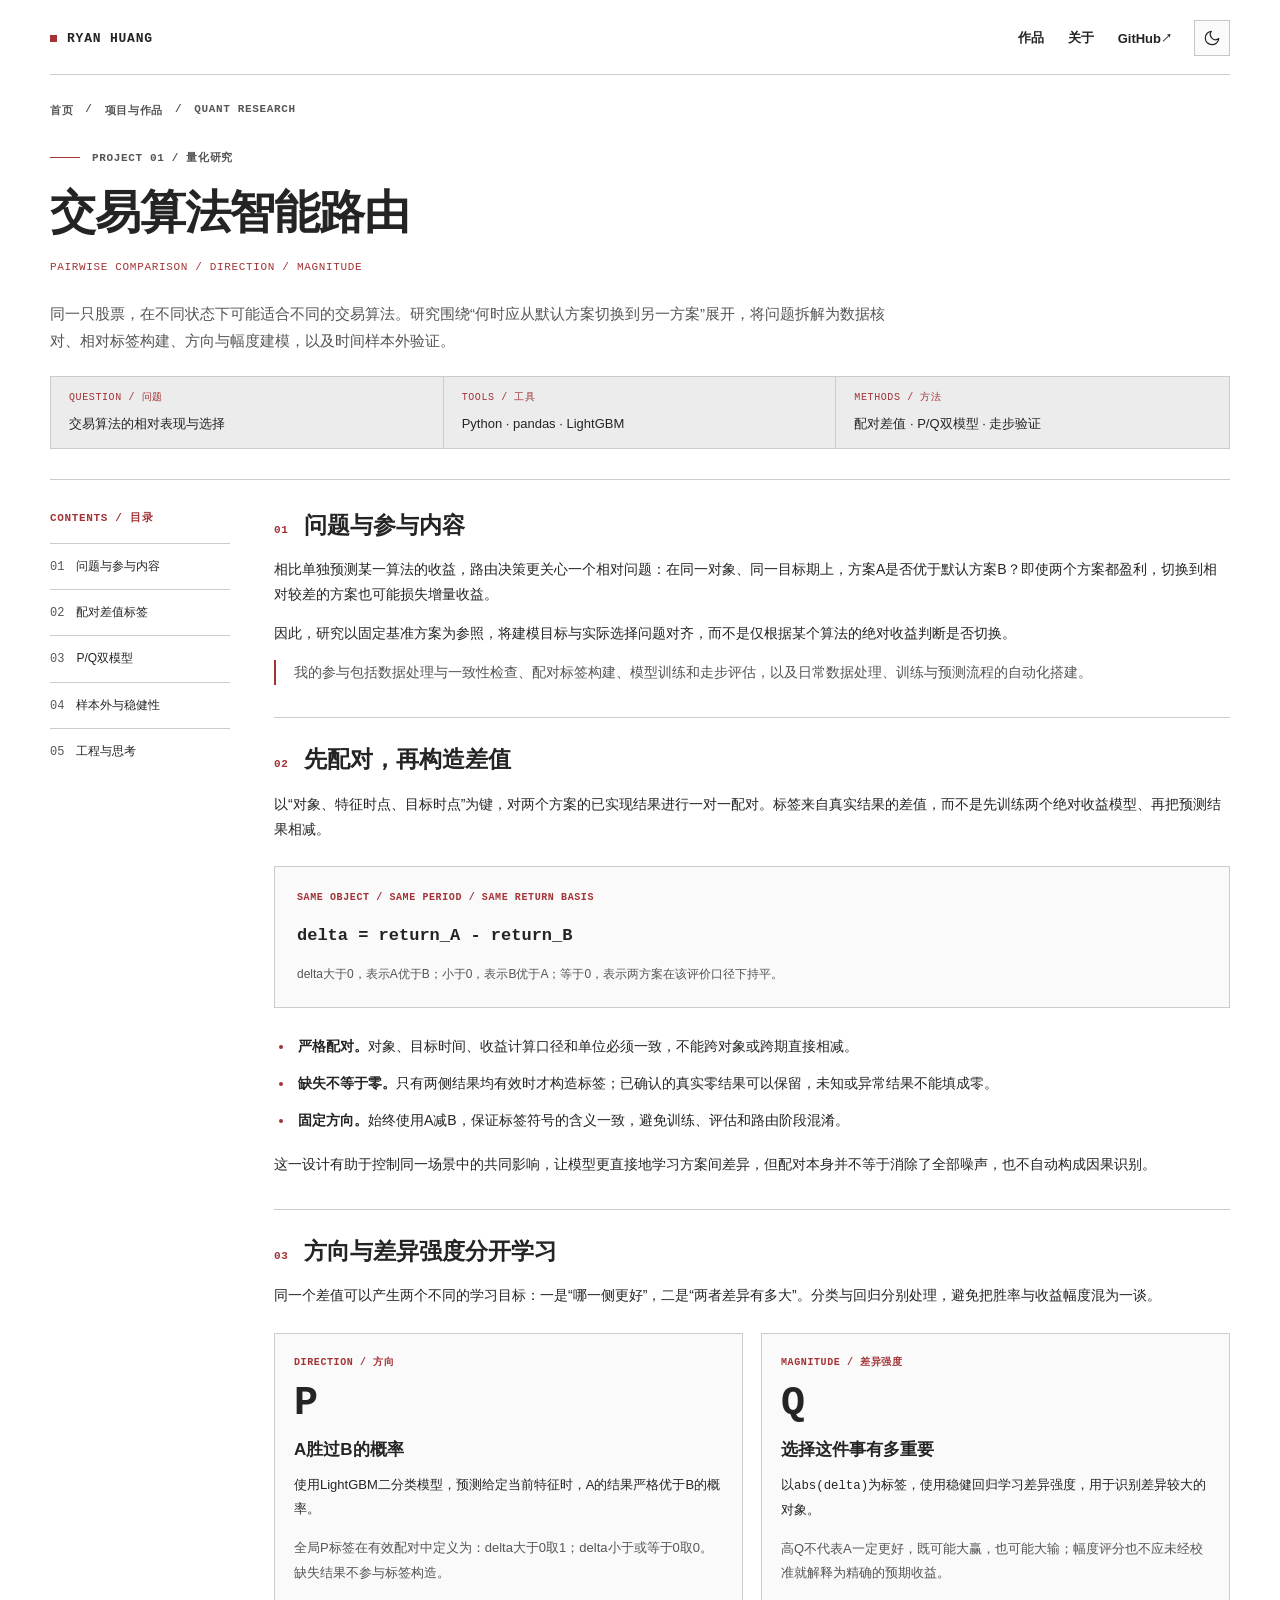
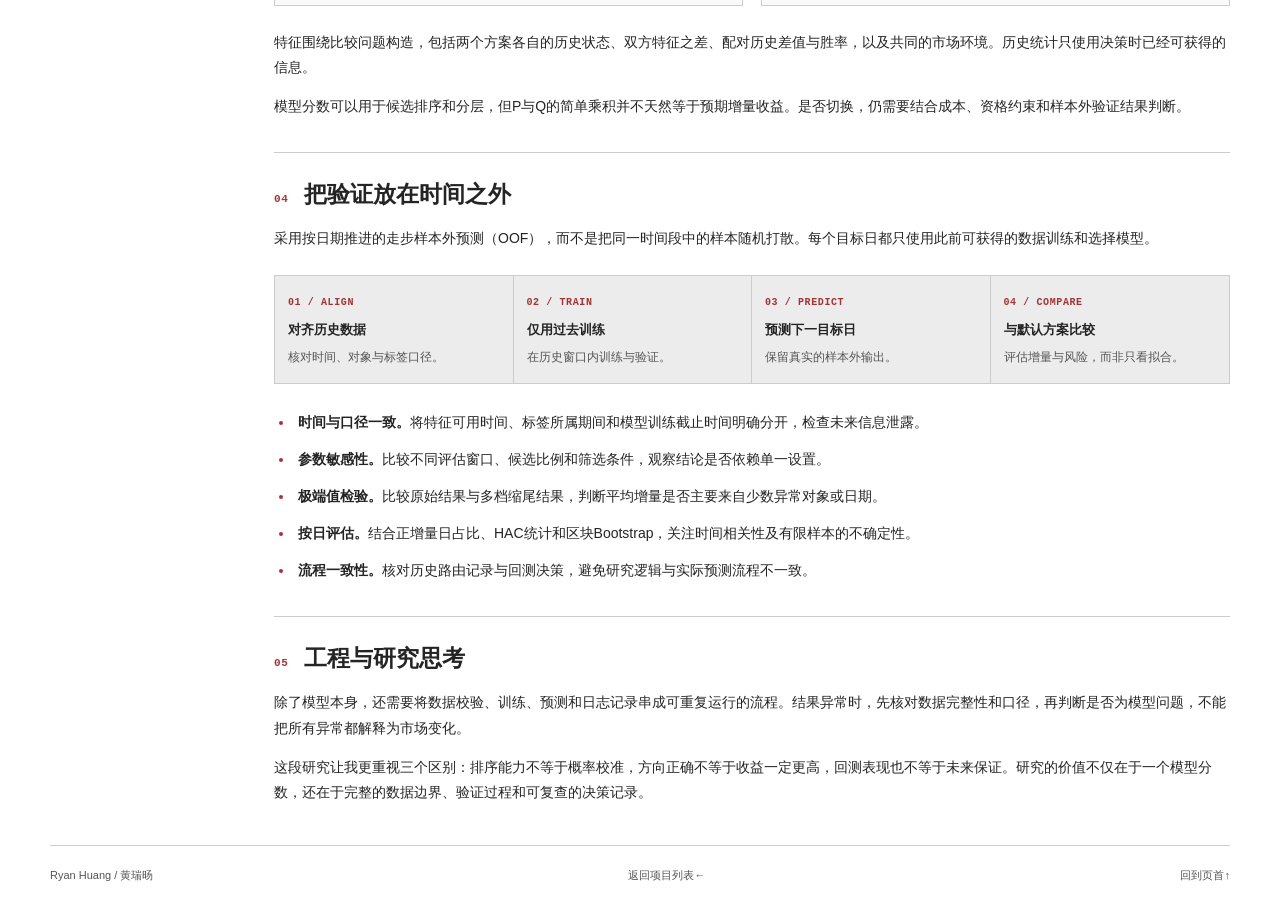
<file: quant-research.html>
<!doctype html>
<html lang="zh-CN">
<head>
  <meta charset="utf-8">
  <meta name="viewport" content="width=device-width, initial-scale=1">
  <meta name="description" content="黄瑞旸的交易算法智能路由研究：配对差值标签、P/Q双模型、时间样本外验证与自动化流程。">
  <meta name="theme-color" content="#ffffff">
  <title>交易算法智能路由 | 黄瑞旸 Ryan Huang</title>
  <link rel="canonical" href="https://hrynb.github.io/quant-research.html">
  <script src="theme.js?v=studio-5"></script>
  <link rel="stylesheet" href="site.css?v=studio-5">
</head>
<body>
  <a class="skip-link" href="#main">跳转到正文</a>
  <div class="page" id="top">
    <header class="site-header">
      <a class="brand" href="index.html" aria-label="Ryan Huang，返回首页">
        <span class="brand-mark" aria-hidden="true"></span>RYAN HUANG
      </a>
      <nav class="nav" aria-label="主导航">
        <a href="index.html#work">作品</a>
        <a href="index.html#about">关于</a>
        <a href="https://github.com/hrynb" target="_blank" rel="noopener noreferrer">GitHub <span class="external" aria-hidden="true">↗</span></a>
      </nav>
      <button class="theme-toggle" type="button" data-theme-toggle aria-label="深色模式" aria-pressed="false" title="切换到深色模式">
        <svg viewBox="0 0 24 24" aria-hidden="true" focusable="false"><path class="theme-moon" d="M21 12.79A9 9 0 1 1 11.21 3 7 7 0 0 0 21 12.79Z"/><g class="theme-sun"><circle cx="12" cy="12" r="4"/><path d="M12 2v2M12 20v2M2 12h2M20 12h2M4.93 4.93l1.42 1.42M17.65 17.65l1.42 1.42M4.93 19.07l1.42-1.42M17.65 6.35l1.42-1.42"/></g></svg>
      </button>
    </header>

    <main id="main" tabindex="-1">
      <nav class="breadcrumb mono" aria-label="当前位置">
        <a href="index.html">首页</a><span aria-hidden="true">/</span>
        <a href="index.html#work">项目与作品</a><span aria-hidden="true">/</span>
        <span aria-current="page">QUANT RESEARCH</span>
      </nav>

      <header class="research-hero">
        <p class="eyebrow mono">PROJECT 01 / 量化研究</p>
        <h1 class="research-title">交易算法智能路由</h1>
        <p class="research-subtitle" lang="en">PAIRWISE COMPARISON / DIRECTION / MAGNITUDE</p>
        <p class="research-lead">同一只股票，在不同状态下可能适合不同的交易算法。研究围绕“何时应从默认方案切换到另一方案”展开，将问题拆解为数据核对、相对标签构建、方向与幅度建模，以及时间样本外验证。</p>
        <dl class="specifications">
          <div><dt>QUESTION / 问题</dt><dd>交易算法的相对表现与选择</dd></div>
          <div><dt>TOOLS / 工具</dt><dd>Python · pandas · LightGBM</dd></div>
          <div><dt>METHODS / 方法</dt><dd>配对差值 · P/Q双模型 · 走步验证</dd></div>
        </dl>
      </header>

      <div class="research-grid">
        <nav class="contents" aria-label="文章目录">
          <p class="section-label mono">CONTENTS / 目录</p>
          <ol>
            <li><a href="#question"><span>01</span>问题与参与内容</a></li>
            <li><a href="#labels"><span>02</span>配对差值标签</a></li>
            <li><a href="#models"><span>03</span>P/Q双模型</a></li>
            <li><a href="#validation"><span>04</span>样本外与稳健性</a></li>
            <li><a href="#reflection"><span>05</span>工程与思考</a></li>
          </ol>
        </nav>

        <article class="research-content" aria-label="研究内容">
          <section id="question" aria-labelledby="question-title">
            <div class="chapter-heading"><span class="chapter-number mono">01</span><h2 id="question-title">问题与参与内容</h2></div>
            <p>相比单独预测某一算法的收益，路由决策更关心一个相对问题：在同一对象、同一目标期上，方案A是否优于默认方案B？即使两个方案都盈利，切换到相对较差的方案也可能损失增量收益。</p>
            <p>因此，研究以固定基准方案为参照，将建模目标与实际选择问题对齐，而不是仅根据某个算法的绝对收益判断是否切换。</p>
            <p class="contribution">我的参与包括数据处理与一致性检查、配对标签构建、模型训练和走步评估，以及日常数据处理、训练与预测流程的自动化搭建。</p>
          </section>

          <section id="labels" aria-labelledby="labels-title">
            <div class="chapter-heading"><span class="chapter-number mono">02</span><h2 id="labels-title">先配对，再构造差值</h2></div>
            <p>以“对象、特征时点、目标时点”为键，对两个方案的已实现结果进行一对一配对。标签来自真实结果的差值，而不是先训练两个绝对收益模型、再把预测结果相减。</p>
            <div class="equation-block">
              <p class="mono">SAME OBJECT / SAME PERIOD / SAME RETURN BASIS</p>
              <code class="equation">delta = return_A - return_B</code>
              <p>delta大于0，表示A优于B；小于0，表示B优于A；等于0，表示两方案在该评价口径下持平。</p>
            </div>
            <ul class="check-list">
              <li><strong>严格配对。</strong>对象、目标时间、收益计算口径和单位必须一致，不能跨对象或跨期直接相减。</li>
              <li><strong>缺失不等于零。</strong>只有两侧结果均有效时才构造标签；已确认的真实零结果可以保留，未知或异常结果不能填成零。</li>
              <li><strong>固定方向。</strong>始终使用A减B，保证标签符号的含义一致，避免训练、评估和路由阶段混淆。</li>
            </ul>
            <p>这一设计有助于控制同一场景中的共同影响，让模型更直接地学习方案间差异，但配对本身并不等于消除了全部噪声，也不自动构成因果识别。</p>
          </section>

          <section id="models" aria-labelledby="models-title">
            <div class="chapter-heading"><span class="chapter-number mono">03</span><h2 id="models-title">方向与差异强度分开学习</h2></div>
            <p>同一个差值可以产生两个不同的学习目标：一是“哪一侧更好”，二是“两者差异有多大”。分类与回归分别处理，避免把胜率与收益幅度混为一谈。</p>
            <div class="model-grid">
              <div class="model-card">
                <p class="mono">DIRECTION / 方向</p>
                <span class="model-symbol" aria-hidden="true">P</span>
                <h3>A胜过B的概率</h3>
                <p>使用LightGBM二分类模型，预测给定当前特征时，A的结果严格优于B的概率。</p>
                <p>全局P标签在有效配对中定义为：delta大于0取1；delta小于或等于0取0。缺失结果不参与标签构造。</p>
              </div>
              <div class="model-card">
                <p class="mono">MAGNITUDE / 差异强度</p>
                <span class="model-symbol" aria-hidden="true">Q</span>
                <h3>选择这件事有多重要</h3>
                <p>以<code>abs(delta)</code>为标签，使用稳健回归学习差异强度，用于识别差异较大的对象。</p>
                <p>高Q不代表A一定更好，既可能大赢，也可能大输；幅度评分也不应未经校准就解释为精确的预期收益。</p>
              </div>
            </div>
            <p>特征围绕比较问题构造，包括两个方案各自的历史状态、双方特征之差、配对历史差值与胜率，以及共同的市场环境。历史统计只使用决策时已经可获得的信息。</p>
            <p>模型分数可以用于候选排序和分层，但P与Q的简单乘积并不天然等于预期增量收益。是否切换，仍需要结合成本、资格约束和样本外验证结果判断。</p>
          </section>

          <section id="validation" aria-labelledby="validation-title">
            <div class="chapter-heading"><span class="chapter-number mono">04</span><h2 id="validation-title">把验证放在时间之外</h2></div>
            <p>采用按日期推进的走步样本外预测（OOF），而不是把同一时间段中的样本随机打散。每个目标日都只使用此前可获得的数据训练和选择模型。</p>
            <ol class="pipeline" aria-label="研究验证流程">
              <li><span class="mono">01 / ALIGN</span><strong>对齐历史数据</strong><p>核对时间、对象与标签口径。</p></li>
              <li><span class="mono">02 / TRAIN</span><strong>仅用过去训练</strong><p>在历史窗口内训练与验证。</p></li>
              <li><span class="mono">03 / PREDICT</span><strong>预测下一目标日</strong><p>保留真实的样本外输出。</p></li>
              <li><span class="mono">04 / COMPARE</span><strong>与默认方案比较</strong><p>评估增量与风险，而非只看拟合。</p></li>
            </ol>
            <ul class="check-list">
              <li><strong>时间与口径一致。</strong>将特征可用时间、标签所属期间和模型训练截止时间明确分开，检查未来信息泄露。</li>
              <li><strong>参数敏感性。</strong>比较不同评估窗口、候选比例和筛选条件，观察结论是否依赖单一设置。</li>
              <li><strong>极端值检验。</strong>比较原始结果与多档缩尾结果，判断平均增量是否主要来自少数异常对象或日期。</li>
              <li><strong>按日评估。</strong>结合正增量日占比、HAC统计和区块Bootstrap，关注时间相关性及有限样本的不确定性。</li>
              <li><strong>流程一致性。</strong>核对历史路由记录与回测决策，避免研究逻辑与实际预测流程不一致。</li>
            </ul>
          </section>

          <section id="reflection" aria-labelledby="reflection-title">
            <div class="chapter-heading"><span class="chapter-number mono">05</span><h2 id="reflection-title">工程与研究思考</h2></div>
            <p>除了模型本身，还需要将数据校验、训练、预测和日志记录串成可重复运行的流程。结果异常时，先核对数据完整性和口径，再判断是否为模型问题，不能把所有异常都解释为市场变化。</p>
            <p>这段研究让我更重视三个区别：排序能力不等于概率校准，方向正确不等于收益一定更高，回测表现也不等于未来保证。研究的价值不仅在于一个模型分数，还在于完整的数据边界、验证过程和可复查的决策记录。</p>
          </section>
        </article>
      </div>
    </main>

    <footer class="site-footer">
      <p>Ryan Huang / 黄瑞旸</p>
      <a href="index.html#work">返回项目列表 <span aria-hidden="true">←</span></a>
      <a href="#top">回到页首 <span aria-hidden="true">↑</span></a>
    </footer>
  </div>
</body>
</html>
</file>
<file: site.css>
:root {
  color-scheme: light;
  --paper: #ffffff;
  --panel: #ececec;
  --surface: #fafafa;
  --ink: #242424;
  --muted: #555555;
  --rule: #cccccc;
  --accent: #a33336;
  --canvas: var(--paper);
  --card-border: #d5d5d5;
  --hover-border: #aaaaaa;
  --control-border: #c7c7c7;
  --cover: #f1f1f1;
  --photo-backdrop: #ededed;
  --note-ink: #666666;
  --chart-grid: #dddddd;
  --chart-guide: #e4e4e4;
  --chart-up: var(--accent);
  --chart-down: #545b61;
  --bar-primary: #888888;
  --bar-secondary: #b6b6b6;
  --faint: #777777;
  --selection: #ead5d4;
  --panel-shadow: 0 28px 58px rgb(0 0 0 / 16%), 0 7px 18px rgb(0 0 0 / 7%);
  --panel-hover-shadow: 0 34px 66px rgb(0 0 0 / 19%), 0 8px 20px rgb(0 0 0 / 9%);
  --card-shadow: 0 12px 26px rgb(0 0 0 / 10%);
  --lift-shadow: 0 28px 54px rgb(0 0 0 / 22%);
  --sans: "Inter", "Segoe UI", -apple-system, BlinkMacSystemFont, "PingFang SC", "Microsoft YaHei UI", "Microsoft YaHei", sans-serif;
  --serif: var(--sans);
  --mono: "Cascadia Code", Consolas, monospace;
  --header-height: 72px;
  --flow-ease: cubic-bezier(.65, 0, .35, 1);
  --scene-height: calc(100svh - 72px);
  --scene-gap: 24px;
  --scene-bleed: 32px;
}

:root[data-theme="dark"] {
  color-scheme: dark;
  --canvas: #101214;
  --paper: #191c20;
  --panel: #282d33;
  --surface: #20252a;
  --ink: #e7e9ec;
  --muted: #adb5bf;
  --rule: #3b434c;
  --accent: #e1999c;
  --card-border: #3b434c;
  --hover-border: #68727e;
  --control-border: #515b67;
  --cover: #242a30;
  --photo-backdrop: #11161b;
  --note-ink: #c5cbd3;
  --chart-grid: #45505c;
  --chart-guide: #343e48;
  --chart-down: #b2bfcc;
  --bar-primary: #98a5b3;
  --bar-secondary: #677686;
  --faint: #9ba6b3;
  --selection: #60393c;
  --panel-shadow: 0 28px 58px rgb(0 0 0 / 40%), 0 7px 18px rgb(0 0 0 / 22%);
  --panel-hover-shadow: 0 34px 66px rgb(0 0 0 / 48%), 0 8px 20px rgb(0 0 0 / 28%);
  --card-shadow: 0 12px 26px rgb(0 0 0 / 35%);
  --lift-shadow: 0 28px 54px rgb(0 0 0 / 52%);
}

* { box-sizing: border-box; }
[hidden] { display: none !important; }
html { background: var(--canvas); }
body { margin: 0; background: var(--canvas); color: var(--ink); font-family: var(--sans); font-weight: 450; -webkit-font-smoothing: antialiased; text-rendering: optimizeLegibility; }
a { color: inherit; text-decoration: none; }
a:hover { color: var(--accent); }
a:focus-visible, summary:focus-visible { outline: 2px solid var(--accent); outline-offset: 6px; }
::selection { background: var(--selection); color: var(--ink); }
:target { scroll-margin-top: 24px; }
.page { width: min(1180px, calc(100% - 80px)); margin: 0 auto; }
.mono { font-family: var(--mono); font-size: 11px; font-weight: 600; letter-spacing: .06em; }

.skip-link { position: absolute; top: 12px; left: 16px; z-index: 80; padding: 10px 14px; background: var(--ink); color: var(--paper); transform: translateY(-180%); }
.skip-link:focus { transform: none; color: var(--paper); }
.site-header { display: grid; grid-template-columns: auto minmax(0, 1fr) auto; align-items: center; gap: 12px 22px; padding: 20px 0 18px; border-bottom: 1px solid var(--rule); }
.brand { display: inline-flex; align-items: center; gap: 10px; font-family: var(--mono); font-size: 13px; font-weight: 700; letter-spacing: .06em; }
.brand-mark { width: 7px; height: 7px; background: var(--accent); }
.nav { display: flex; flex-wrap: wrap; align-items: center; justify-content: flex-end; justify-self: end; gap: 10px 24px; font-size: 13px; font-weight: 600; }
.nav a { padding: 4px 0; }
.external { font-size: 11px; }
.theme-toggle { display: inline-grid; place-items: center; justify-self: end; width: 36px; height: 36px; padding: 7px; border: 1px solid var(--control-border); border-radius: 0; background: var(--surface); color: var(--ink); cursor: pointer; transition: color 180ms ease, background-color 180ms ease, border-color 180ms ease, transform 300ms var(--flow-ease), box-shadow 300ms var(--flow-ease); }
.theme-toggle svg { display: block; width: 18px; height: 18px; fill: none; stroke: currentColor; stroke-width: 1.6; stroke-linecap: round; stroke-linejoin: round; }
.theme-toggle:focus-visible { outline: 2px solid var(--accent); outline-offset: 4px; }
.theme-toggle:active { transform: translateY(1px); }
.theme-sun { display: none; }
:root[data-theme="dark"] .theme-moon { display: none; }
:root[data-theme="dark"] .theme-sun { display: inline; }

.hero { display: grid; grid-template-columns: minmax(0, 1fr) 290px; gap: 48px; padding: 46px 0 40px; border-bottom: 1px solid var(--rule); }
.eyebrow { display: flex; align-items: center; gap: 12px; margin: 0 0 18px; color: var(--muted); }
.eyebrow::before { content: ""; width: 30px; height: 1px; background: var(--accent); }
h1 { margin: 0; font-family: var(--serif); font-weight: 700; }
.name-cn { display: block; font-size: clamp(44px, 5.6vw, 68px); line-height: 1.15; letter-spacing: .025em; }
.name-en { display: block; margin-top: 8px; font-size: clamp(24px, 2.7vw, 32px); font-weight: 600; line-height: 1.25; letter-spacing: -.025em; }
.hero-line { margin: 23px 0 10px; font-size: 20px; font-weight: 650; letter-spacing: .02em; }
.hero-description { max-width: 34em; margin: 0; color: var(--muted); font-size: 15px; line-height: 1.75; }
.hero-link, .project-link { display: inline-flex; align-items: center; gap: 16px; margin-top: 20px; padding-bottom: 5px; border-bottom: 1px solid var(--accent); font-size: 13px; font-weight: 600; }
.profile-index { align-self: end; border-left: 1px solid var(--rule); padding-left: 23px; }
.profile-label { margin: 0 0 16px; color: var(--accent); }
.profile-index dl { margin: 0; }
.profile-index dl > div { padding: 12px 0; border-top: 1px solid var(--rule); }
.profile-index dt { color: var(--muted); font-family: var(--mono); font-size: 10px; letter-spacing: .06em; }
.profile-index dd { margin: 6px 0 0; font-size: 13px; line-height: 1.65; font-weight: 550; }

.work-section { padding: 30px 0 32px; }
.work-section + .work-section { border-top: 1px solid var(--rule); }
.section-heading { display: flex; align-items: end; justify-content: space-between; gap: 20px; margin-bottom: 18px; }
.section-label { margin: 0 0 9px; color: var(--accent); }
h2 { margin: 0; font-family: var(--serif); font-size: 28px; font-weight: 700; line-height: 1.35; }
.section-note { margin: 0 0 5px; color: var(--muted); font-size: 12px; }
.project { position: relative; min-width: 0; }
.project-entry { position: relative; display: block; min-height: 440px; overflow: hidden; padding: 0; border: 1px solid var(--card-border); background: var(--paper); color: var(--ink); box-shadow: 0 9px 24px rgb(0 0 0 / 4%); transition: transform 340ms var(--flow-ease), box-shadow 340ms var(--flow-ease), border-color 300ms ease; }
.project-entry::before { content: ""; position: absolute; z-index: 4; left: 34px; bottom: 28px; width: 40px; height: 2px; background: var(--accent); transition: width 400ms var(--flow-ease); }
.project-entry:hover { color: var(--ink); }
.project.is-cover-open .project-entry { transform: translateY(-5px); border-color: var(--hover-border); box-shadow: 0 22px 42px rgb(0 0 0 / 11%); }
.project.is-cover-open .project-entry::before { width: 58px; }
.project-number { padding-top: 4px; color: var(--muted); }
.project-kind { display: block; color: var(--accent); font-size: 10px; font-family: var(--mono); font-weight: 600; letter-spacing: .06em; }
.project-entry .project-name { position: absolute; z-index: 3; top: 50%; left: 34px; right: 34px; display: block; transform: translateY(-50%); font-size: clamp(32px, 3.1vw, 44px); font-weight: 700; line-height: 1.35; text-wrap: balance; transition: top 520ms var(--flow-ease), transform 520ms var(--flow-ease), font-size 420ms var(--flow-ease); }
.project-grid-single .project-name { font-size: clamp(38px, 4.8vw, 68px); }
.project.is-cover-open .project-name { top: 27px; transform: translateY(0); font-size: 26px; }
.project-cover { position: absolute; inset: 0; z-index: 1; background: var(--cover); border-radius: 48% 0 0 48% / 60% 0 0 60%; transform: translateX(102%); transition: transform 600ms var(--flow-ease), border-radius 580ms var(--flow-ease); }
.project-cover-inner { display: flex; flex-direction: column; gap: 13px; height: 100%; padding: 103px 34px 28px; opacity: 0; transform: translateX(24px); transition: opacity 300ms ease, transform 420ms var(--flow-ease); }
.project.is-cover-open .project-cover { transform: translateX(0); border-radius: 0; }
.project.is-cover-open .project-cover-inner { opacity: 1; transform: translateX(0); transition-delay: 120ms; }
.project-meta { display: flex; flex-wrap: wrap; align-items: baseline; gap: 15px; }
.project-meta .project-number { padding-top: 0; font-size: 10px; }
.project-description { display: block; color: var(--ink); font-size: 15px; line-height: 1.75; }
.project-tags { display: block; color: var(--muted); font-size: 11px; font-family: var(--mono); line-height: 1.6; }
.project-control { display: flex; align-items: center; justify-content: end; gap: 16px; margin-top: auto; font-size: 12px; color: var(--ink); }
.project-arrow { display: block; font-size: 21px; color: var(--accent); transition: transform 200ms ease; }
.project.is-cover-open .project-arrow { transform: translate(3px, -3px); }
.project-link { margin-top: 16px; }

.preview-panel { position: fixed; z-index: 30; width: min(390px, calc(100vw - 28px)); max-height: calc(100dvh - 28px); overflow-x: hidden; overflow-y: auto; border: 1px solid var(--control-border); background: var(--paper); box-shadow: 0 18px 46px rgb(0 0 0 / 16%); animation: preview-enter 420ms var(--flow-ease) both; }
.home-page .preview-panel { max-height: calc(100dvh - var(--header-height) - 28px); }
.project-preview { padding: 0; color: var(--muted); pointer-events: none; }
.project-preview .preview-kicker { display: none; }
.preview-kicker { margin: 0 0 11px; color: var(--accent); font-size: 10px; }
.project-preview > p:last-child { margin: 0; font-size: 14px; line-height: 1.75; }
@keyframes preview-enter { from { opacity: .5; transform: translateX(18px) scale(.98); clip-path: inset(0 0 0 16% round 24px 0 0 24px); } to { opacity: 1; transform: translateX(0) scale(1); clip-path: inset(0); } }
@keyframes section-enter { from { opacity: .45; transform: translateY(20px); } to { opacity: 1; transform: translateY(0); } }

.personal-grid { display: grid; grid-template-columns: repeat(3, minmax(0, 1fr)); gap: 28px; }
.personal-item { border-top: 1px solid var(--rule); padding-top: 17px; }
.personal-item .personal-type { margin: 0 0 10px; color: var(--accent); font-size: 10px; }
.personal-item h3 { margin: 0 0 10px; font-size: 19px; font-weight: 650; }
.personal-item p { margin: 0; color: var(--muted); font-size: 14px; line-height: 1.75; }
.gallery-trigger { display: block; color: var(--ink); transition: transform 320ms var(--flow-ease), box-shadow 320ms var(--flow-ease), border-color 220ms ease; }
.gallery-trigger:hover { color: var(--ink); }
.gallery-trigger h3::after { content: "↗"; float: right; color: var(--accent); font-size: 18px; transition: transform 180ms ease; }
.gallery-trigger:hover h3::after { transform: translate(3px, -3px); }
.photo-cover-frame { display: block; overflow: hidden; height: 168px; margin-top: 16px; background: var(--panel); }
.photo-cover { display: block; width: 100%; height: 100%; object-fit: cover; filter: grayscale(1); transition: filter 220ms ease, transform 260ms ease; }
.gallery-trigger:hover .photo-cover, .gallery-trigger:focus-visible .photo-cover { filter: grayscale(.2); transform: scale(1.025); }
.gallery-popover { width: min(420px, calc(100vw - 28px)); }
.gallery-header { display: flex; align-items: center; justify-content: space-between; gap: 12px; padding: 10px 12px 10px 16px; border-bottom: 1px solid var(--rule); }
.gallery-header p { color: var(--ink); font-size: 14px; font-weight: 650; }
.gallery-popover button { display: inline-grid; place-items: center; width: 32px; height: 32px; padding: 0; border: 1px solid var(--rule); border-radius: 0; background: var(--paper); color: var(--ink); font-family: var(--sans); font-size: 18px; cursor: pointer; transition: color 180ms ease, border-color 180ms ease, background-color 180ms ease, transform 240ms var(--flow-ease), box-shadow 240ms var(--flow-ease); }
.gallery-popover button:hover { border-color: var(--accent); color: var(--accent); background: var(--surface); }
.gallery-popover button:focus-visible { outline: 2px solid var(--accent); outline-offset: 3px; }
.gallery-popover .preview-close { border-color: transparent; font-size: 24px; }
.gallery-stage { position: relative; display: grid; place-items: center; aspect-ratio: 16 / 10; overflow: hidden; background: var(--photo-backdrop); }
.gallery-stage img { display: block; width: 100%; height: 100%; min-height: 0; object-fit: contain; }
.gallery-stage .gallery-incoming { position: absolute; inset: 0; background: var(--photo-backdrop); }
.gallery-stage .gallery-error { position: absolute; padding: 12px; background: var(--paper); font-size: 12px; }
.gallery-popover .gallery-caption { padding: 10px 16px 0; color: var(--muted); font-size: 12px; }
.gallery-controls { display: flex; align-items: center; justify-content: space-between; gap: 14px; padding: 12px 16px 14px; }
.gallery-pagination { display: flex; align-items: center; gap: 12px; }
.gallery-counter { min-width: 52px; color: var(--muted); text-align: center; font-size: 10px; }
.gallery-open { border-bottom: 1px solid var(--accent); padding: 4px 0; font-size: 12px; font-weight: 600; }
.album-nav { display: flex; flex-wrap: wrap; gap: 22px; margin-top: 22px; font-size: 13px; }
.album-nav a { border-bottom: 1px solid var(--rule); padding-bottom: 5px; }
.album-section { padding: 30px 0; }
.album-section + .album-section { border-top: 1px solid var(--rule); }
.photo-grid { display: grid; grid-template-columns: repeat(3, minmax(0, 1fr)); gap: 22px; margin-top: 22px; }
.photo-grid figure { margin: 0; min-width: 0; }
.photo-grid a { display: block; overflow: hidden; background: var(--panel); transition: transform 280ms var(--flow-ease), box-shadow 280ms var(--flow-ease); }
.photo-grid img { display: block; width: 100%; aspect-ratio: 4 / 3; object-fit: cover; transition: transform 240ms ease; }
.photo-grid a:hover img { transform: scale(1.035); }
.photo-grid figcaption { display: flex; gap: 13px; margin-top: 11px; color: var(--muted); font-size: 12px; line-height: 1.7; }
.photo-grid figcaption span:first-child { color: var(--accent); font-family: var(--mono); }

.about-section { display: grid; grid-template-columns: 1fr 2fr; gap: 70px; padding: 2px 0 62px; border-bottom: 1px solid var(--rule); }
.about-copy { max-width: 45em; }
.about-copy p { margin: 0; font-size: 14px; line-height: 2; }
.about-copy p + p { margin-top: 15px; color: var(--muted); }
.about-links { margin-top: 22px; font-size: 13px; }
.about-links a { border-bottom: 1px solid var(--rule); padding-bottom: 4px; }
.site-footer { display: flex; flex-wrap: wrap; align-items: center; justify-content: space-between; gap: 16px; padding: 20px 0 24px; border-top: 1px solid var(--rule); color: var(--muted); font-size: 11px; line-height: 1.7; }
.site-footer p { margin: 0; }

.breadcrumb { display: flex; flex-wrap: wrap; gap: 12px; padding-top: 28px; color: var(--muted); }
.research-hero { padding: 32px 0 30px; border-bottom: 1px solid var(--rule); }
.research-title { max-width: 15em; font-size: clamp(30px, 4vw, 46px); line-height: 1.3; letter-spacing: -.025em; }
.research-subtitle { margin: 15px 0 22px; color: var(--accent); font-family: var(--mono); font-size: 11px; line-height: 1.8; letter-spacing: .06em; }
.research-lead { max-width: 56em; margin: 0; color: var(--muted); font-size: 15px; line-height: 1.8; }
.specifications { display: grid; grid-template-columns: repeat(3, minmax(0, 1fr)); margin: 22px 0 0; border: 1px solid var(--rule); background: var(--panel); }
.specifications > div { padding: 13px 18px; border-right: 1px solid var(--rule); }
.specifications > div:last-child { border-right: 0; }
.specifications dt { color: var(--accent); font-family: var(--mono); font-size: 10px; letter-spacing: .06em; }
.specifications dd { margin: 9px 0 0; font-size: 13px; line-height: 1.7; }
.research-grid { display: grid; grid-template-columns: 180px minmax(0, 1fr); gap: 44px; padding: 30px 0 40px; }
.contents { position: sticky; top: 28px; align-self: start; font-size: 12px; }
.contents ol { padding: 0; margin: 18px 0 0; list-style: none; }
.contents li { margin: 0; border-top: 1px solid var(--rule); }
.contents a { display: block; padding: 12px 0; line-height: 1.7; }
.contents a span { margin-right: 12px; color: var(--muted); font-family: var(--mono); }
.research-content { min-width: 0; }
.research-content section + section { margin-top: 32px; padding-top: 26px; border-top: 1px solid var(--rule); }
.chapter-heading { display: flex; align-items: baseline; gap: 15px; margin-bottom: 16px; }
.chapter-heading h2 { font-size: 23px; }
.chapter-number { color: var(--accent); }
.research-content p { margin: 0 0 14px; font-size: 14px; line-height: 1.8; }
.research-content p:last-child { margin-bottom: 0; }
.contribution { border-left: 2px solid var(--accent); padding-left: 18px; color: var(--muted); }
.equation-block { margin: 24px 0; padding: 22px; border: 1px solid var(--rule); background: var(--surface); }
.equation-block .mono { margin-bottom: 14px; color: var(--accent); font-size: 10px; }
code { font-family: var(--mono); font-size: .95em; overflow-wrap: anywhere; }
.equation { display: block; font-size: 17px; font-weight: 600; line-height: 1.8; }
.equation-block p:last-child { margin-top: 12px; font-size: 12px; color: var(--muted); }
.check-list { margin: 18px 0; padding-left: 20px; font-size: 14px; line-height: 2; }
.check-list li { margin: 9px 0; padding-left: 4px; }
.check-list li::marker { color: var(--accent); }
.model-grid { display: grid; grid-template-columns: 1fr 1fr; gap: 18px; margin: 24px 0; }
.model-card { padding: 19px; border: 1px solid var(--rule); background: var(--surface); }
.model-card .mono { margin-bottom: 12px; color: var(--accent); font-size: 10px; }
.model-symbol { display: block; margin-bottom: 14px; font-family: var(--mono); font-size: 40px; line-height: 1; font-weight: 600; }
.model-card h3 { margin: 0 0 12px; font-size: 17px; font-weight: 600; }
.model-card p { font-size: 13px; line-height: 1.9; }
.model-card p + p { color: var(--muted); }
.pipeline { display: grid; grid-template-columns: repeat(4, minmax(0, 1fr)); margin: 24px 0; padding: 0; border: 1px solid var(--rule); list-style: none; }
.pipeline li { padding: 15px 13px; border-right: 1px solid var(--rule); background: var(--panel); }
.pipeline li:last-child { border-right: 0; }
.pipeline .mono { color: var(--accent); font-size: 10px; }
.pipeline strong { display: block; margin: 12px 0 8px; font-size: 13px; font-weight: 600; }
.pipeline p { color: var(--muted); font-size: 12px; line-height: 1.8; }
.research-content .scope-note { margin-top: 32px; padding: 18px 20px; border: 1px solid var(--rule); color: var(--muted); font-size: 12px; line-height: 1.9; }

@media (max-width: 860px) {
  .page { width: calc(100% - 56px); }
  .hero { grid-template-columns: minmax(0, 1fr) 240px; gap: 30px; padding: 38px 0; }
  .profile-index { padding-left: 20px; }
  .project-entry { grid-template-columns: 30px minmax(0, 1fr) 90px; gap: 16px; }
  .about-section { gap: 36px; }
  .research-grid { grid-template-columns: 145px minmax(0, 1fr); gap: 30px; }
  .model-grid { grid-template-columns: 1fr; }
  .pipeline { grid-template-columns: 1fr 1fr; }
  .pipeline li:nth-child(2) { border-right: 0; }
  .pipeline li:nth-child(-n+2) { border-bottom: 1px solid var(--rule); }
}

@media (max-width: 600px) {
  .page { width: calc(100% - 40px); }
  .site-header { grid-template-columns: minmax(0, 1fr) auto; padding: 17px 0 15px; gap: 10px 12px; }
  .brand { font-size: 11px; gap: 7px; letter-spacing: .02em; }
  .nav { grid-column: 1 / -1; grid-row: 2; justify-self: start; justify-content: flex-start; gap: 8px 16px; font-size: 12px; }
  .theme-toggle { grid-column: 2; grid-row: 1; width: 44px; height: 44px; padding: 11px; }
  .hero { grid-template-columns: 1fr; gap: 24px; padding: 30px 0; }
  .eyebrow { margin-bottom: 16px; font-size: 10px; }
  .name-cn { font-size: 48px; }
  .name-en { font-size: 27px; }
  .hero-line { font-size: 19px; margin-top: 20px; }
  .hero-description { font-size: 14px; }
  .hero-link { margin-top: 18px; }
  .profile-index { border-left: 0; padding-left: 0; }
  .profile-label { margin-bottom: 14px; }
  .profile-index dl { display: grid; grid-template-columns: 1fr 1fr; gap: 0 20px; }
  .profile-index dl > div:last-child { grid-column: 1 / -1; }
  .work-section { padding: 25px 0; }
  .section-heading { display: block; margin-bottom: 15px; }
  h2 { font-size: 25px; }
  .section-note { margin-top: 12px; }
  .project-entry { grid-template-columns: 25px minmax(0, 1fr) 18px; gap: 12px; padding: 18px 0; }
  .project-name { font-size: 19px; }
  .project-description { font-size: 14px; }
  .project-kind { font-size: 9px; }
  .control-label { display: none; }
  .personal-grid { grid-template-columns: 1fr; gap: 18px; }
  .personal-item { padding-top: 14px; }
  .photo-cover-frame { height: 180px; }
  .gallery-popover { width: calc(100vw - 28px); }
  .gallery-popover button { width: 44px; height: 44px; }
  .gallery-controls { padding-left: 13px; padding-right: 13px; }
  .photo-grid { grid-template-columns: 1fr; gap: 24px; }
  .about-section { grid-template-columns: 1fr; gap: 23px; padding-bottom: 42px; }
  .about-copy p { font-size: 13px; }
  .site-footer { align-items: start; padding-top: 21px; }
  .breadcrumb { font-size: 10px; gap: 8px; }
  .research-hero { padding: 26px 0; }
  .research-title { font-size: 32px; }
  .research-subtitle { font-size: 10px; }
  .research-lead { font-size: 13px; }
  .specifications { grid-template-columns: 1fr; }
  .specifications > div { border-right: 0; border-bottom: 1px solid var(--rule); padding: 13px 16px; }
  .specifications > div:last-child { border-bottom: 0; }
  .specifications dd { margin-top: 5px; }
  .research-grid { grid-template-columns: 1fr; gap: 34px; padding: 30px 0 40px; }
  .contents { position: static; }
  .contents ol { display: grid; grid-template-columns: 1fr 1fr; column-gap: 20px; }
  .chapter-heading { gap: 12px; }
  .chapter-heading h2 { font-size: 21px; }
  .research-content p, .check-list { font-size: 13px; }
  .equation-block { padding: 17px; }
  .equation { font-size: 14px; }
  .model-card { padding: 20px; }
}

@media (prefers-reduced-motion: reduce) {
  .preview-panel, .gallery-stage img.is-changing { animation: none; }
  .project-entry, .project-entry::before, .project-arrow, .gallery-trigger h3::after,
  .photo-cover, .gallery-popover button, .photo-grid img { transition: none; }
}

@media (max-width: 350px) {
  .nav { gap: 11px; }
  .name-cn { font-size: 46px; }
  .research-title { font-size: 29px; }
}

/* Viewport-sized slots keep the floating panel, not its contents, centered. */
html.home-scroll { scroll-snap-type: none; scroll-behavior: auto; scroll-padding-top: var(--header-height); }
.home-page :target { scroll-margin-top: 0; }
.home-page .page { padding-top: var(--header-height); }
.home-page .site-header { position: fixed; top: 0; left: 50%; z-index: 60; width: min(1180px, calc(100% - 80px)); transform: translateX(-50%); background: var(--paper); box-shadow: 0 10px 28px rgb(0 0 0 / 8%); }
.nav .is-current { color: var(--accent); }
.chapter-group { margin: 0; padding: 0; border: 0; }
.project-grid, .personal-grid { display: flex; flex-direction: column; gap: 24px; }
.scene-slot { display: grid; place-items: center; width: calc(100% + 2 * var(--scene-bleed)); height: var(--scene-height); margin-inline: calc(-1 * var(--scene-bleed)); padding: var(--scene-gap) var(--scene-bleed); overflow: clip; scroll-margin-top: 0; }
.screen-panel { position: relative; display: flex; flex-direction: column; justify-content: center; width: 100%; min-height: min(560px, calc(var(--scene-height) - 2 * var(--scene-gap))); max-height: calc(var(--scene-height) - 2 * var(--scene-gap)); padding: clamp(22px, 3vw, 36px); border: 1px solid var(--card-border); background: var(--paper); box-shadow: var(--panel-shadow); transform: none; opacity: 1; transition: transform 820ms var(--flow-ease), opacity 700ms var(--flow-ease), box-shadow 820ms var(--flow-ease); }
.screen-panel.has-inner-overflow { justify-content: flex-start; overflow-x: hidden; overflow-y: auto; overscroll-behavior: contain; }
.scene-layout-ready .scene-slot:not(.is-active) > .screen-panel { transform: translate3d(0, 76px, 0) scale(.972); opacity: .2; box-shadow: 0 12px 26px rgb(0 0 0 / 6%); }
.scene-layout-ready .scene-slot.is-active > .screen-panel { transform: translate3d(0, 0, 0) scale(1); opacity: 1; }
.screen-panel:hover { box-shadow: var(--panel-hover-shadow); }
.screen-panel > .section-heading { flex-shrink: 0; margin-bottom: 24px; }
.screen-panel .section-heading h2 { font-size: clamp(25px, 2.7vw, 34px); font-weight: 600; letter-spacing: -.025em; }
.screen-panel .project { width: 100%; }
.screen-panel .project-entry { min-height: clamp(220px, calc(var(--scene-height) - 150px), 360px); padding: 0; box-shadow: 0 9px 22px rgb(0 0 0 / 6%); }
.screen-panel .project-entry .project-name { left: 30px; right: 30px; margin: 0; font-family: var(--sans); font-size: clamp(32px, 4.4vw, 60px); font-weight: 600; line-height: 1.22; letter-spacing: -.04em; }
.screen-panel .project.is-cover-open .project-name { top: 24px; font-size: 26px; }
.screen-panel .project.is-cover-open .project-entry { transform: translateY(-6px); box-shadow: 0 24px 44px rgb(0 0 0 / 20%); }
.screen-panel .project-cover-inner { position: relative; z-index: 3; gap: 10px; padding: 91px 30px 23px; }
.screen-panel .project-description { font-size: 15px; line-height: 1.65; }
.screen-panel .project-preview > p:last-child { font-size: 14px; line-height: 1.65; }
.project-decoration { position: absolute; z-index: 2; pointer-events: none; }
.music-decoration { inset: 0; overflow: hidden; opacity: 0; transition: opacity 240ms ease; }
.project-entry.has-decoration .music-decoration { opacity: 1; }
.music-note { position: absolute; top: 0; left: 0; color: var(--note-ink); font-family: "Segoe UI Symbol", var(--sans); font-size: var(--note-size); opacity: .42; will-change: transform; }
.music-note:nth-child(3n) { color: var(--accent); }
.candle-decoration { right: 32px; bottom: 58px; width: 38%; height: 44%; opacity: 0; transform: translateY(12px) scale(.96); transition: opacity 440ms var(--flow-ease), transform 520ms var(--flow-ease); }
.project-entry.has-decoration .candle-decoration { opacity: .68; transform: translateY(0) scale(1); }
.energy-decoration { right: 40px; bottom: 62px; display: flex; align-items: end; justify-content: space-around; gap: 18px; width: 26%; min-width: 160px; height: 174px; padding: 12px 14px 0; border-bottom: 1px solid var(--rule); background: repeating-linear-gradient(to top, transparent 0, transparent 43px, var(--chart-guide) 43px, var(--chart-guide) 44px); opacity: 0; transform: translateY(12px) scale(.86); transform-origin: center bottom; transition: opacity 440ms var(--flow-ease), transform 600ms var(--flow-ease); }
.project-entry.has-decoration .energy-decoration { opacity: .75; transform: translateY(0) scale(1); }
.energy-decoration span { flex: 1; max-width: 44px; height: 38%; background: var(--bar-primary); transform-origin: center bottom; animation: energy-pulse 3400ms ease-in-out infinite; animation-play-state: paused; }
.energy-decoration span:nth-child(2) { height: 66%; background: var(--bar-secondary); animation-duration: 4100ms; animation-delay: -1300ms; }
.energy-decoration span:nth-child(3) { height: 94%; background: var(--accent); animation-duration: 3700ms; animation-delay: -2200ms; }
.project-entry.has-decoration .energy-decoration span { animation-play-state: running; }
@keyframes energy-pulse { 0%, 100% { transform: scaleY(.62); } 28% { transform: scaleY(1); } 55% { transform: scaleY(.76); } 78% { transform: scaleY(.93); } }
@media (min-width: 1100px) {
  .screen-panel .project:is([data-theme="quant"], [data-theme="energy"]) :is(.project-description, .project-preview, .project-tags) { max-width: 56%; }
}
@media (max-width: 1099px) {
  .candle-decoration { width: 36%; height: 90px; }
  .energy-decoration { width: 170px; height: 110px; }
  .project-entry.has-decoration :is(.candle-decoration, .energy-decoration) { opacity: .26; }
}

.hero-panel { display: grid; grid-template-columns: minmax(0, 1fr) 224px; align-items: center; column-gap: 36px; padding: clamp(30px, 5vw, 64px); }
.hero-copy { position: relative; z-index: 2; min-width: 0; max-width: 820px; }
.hero-panel .name-en { display: block; margin: 0; font-family: var(--sans); font-size: clamp(46px, 7.4vw, 104px); font-weight: 600; line-height: 1.03; letter-spacing: -.055em; }
.hero-panel .name-cn { display: block; margin-top: 18px; font-family: var(--sans); font-size: clamp(24px, 2.7vw, 36px); font-weight: 500; line-height: 1.4; letter-spacing: .11em; }
.hero-panel .hero-description { max-width: 35em; margin-top: 28px; font-size: 16px; font-weight: 400; line-height: 1.8; }
.hero-panel .hero-link { margin-top: 29px; }
.quick-deck { --deck-open: 0; position: relative; width: 224px; height: 246px; justify-self: end; }
.quick-deck:is(:hover, :focus-within) { --deck-open: 1; }
.deck-card { --card-index: 0; position: absolute; z-index: 3; top: calc(18px * (1 - var(--deck-open)) + 84px * var(--card-index) * var(--deck-open)); left: 0; width: 100%; height: calc(210px - 136px * var(--deck-open)); border: 1px solid var(--card-border); background: var(--paper); color: var(--ink); box-shadow: var(--card-shadow); transform: translate(calc(var(--card-x, 0px) * (1 - var(--deck-open))), calc(var(--card-y, 0px) * (1 - var(--deck-open)))) rotate(calc(var(--card-rotation, 0deg) * (1 - var(--deck-open)))); transition: top 520ms var(--flow-ease), height 520ms var(--flow-ease), transform 520ms var(--flow-ease), box-shadow 300ms ease, border-color 200ms ease; }
.deck-card:nth-child(2) { --card-index: 1; --card-x: -11px; --card-y: -8px; --card-rotation: -7deg; z-index: 2; }
.deck-card:nth-child(3) { --card-index: 2; --card-x: 10px; --card-y: -12px; --card-rotation: 6deg; z-index: 1; }
.deck-card > span { position: absolute; transition: top 520ms var(--flow-ease), font-size 520ms var(--flow-ease), opacity 280ms ease, transform 520ms var(--flow-ease); }
.deck-card:not(:first-child) > span { opacity: var(--deck-open); }
.deck-title { top: calc(82px - 56px * var(--deck-open)); left: 22px; font-size: calc(22px - 6px * var(--deck-open)); font-weight: 600; letter-spacing: -.025em; }
.deck-rule { top: calc(126px - 72px * var(--deck-open)); left: 22px; right: 22px; height: 1px; background: var(--accent); transform: scaleX(calc(1 - .75 * var(--deck-open))); transform-origin: left; }
.deck-arrow { top: calc(22px + 5px * var(--deck-open)); right: 18px; color: var(--accent); font-size: 17px; }
.deck-card:hover, .deck-card:focus-visible { z-index: 4; border-color: var(--accent); color: var(--ink); box-shadow: 0 16px 30px rgb(0 0 0 / 16%); }

/* Inline personal cards: the image reveals color in place; controls are siblings of the link. */
.personal-surface { position: relative; width: 100%; min-width: 0; padding: 22px; border: 1px solid var(--card-border); background: var(--paper); box-shadow: var(--card-shadow); transition: transform 540ms var(--flow-ease), box-shadow 540ms var(--flow-ease), border-color 420ms ease; }
.personal-surface .gallery-trigger { display: grid; grid-template-columns: minmax(180px, .75fr) minmax(0, 1.25fr); align-items: center; gap: 24px; min-height: 0; height: auto; padding: 0; border: 0; background: transparent; box-shadow: none; transform: none; }
.personal-copy { min-width: 0; }
.personal-surface .personal-type { margin-bottom: 16px; font-size: 10px; }
.personal-surface h3 { margin: 0 0 16px; font-size: clamp(25px, 3vw, 39px); font-weight: 600; line-height: 1.2; letter-spacing: -.03em; }
.personal-surface .personal-description { margin: 0; color: var(--muted); font-size: 15px; font-weight: 400; line-height: 1.8; }
.personal-surface .gallery-trigger h3::after { font-size: 20px; }
.portrait-frame { position: relative; display: block; height: clamp(155px, calc(var(--scene-height) * .43), 380px); overflow: hidden; background: var(--photo-backdrop); }
.portrait-image { position: absolute; inset: 0; display: block; width: 100%; height: 100%; object-fit: contain; transition: transform 650ms var(--flow-ease); }
.portrait-gray { filter: grayscale(1); }
.portrait-color { clip-path: ellipse(0% 110% at 100% 50%); transition: clip-path 800ms var(--flow-ease), transform 650ms var(--flow-ease); }
.personal-surface.has-keyboard-focus .portrait-color { clip-path: ellipse(160% 170% at 100% 50%); }
.portrait-switch-layer { position: absolute; inset: 0; z-index: 2; background: var(--photo-backdrop); pointer-events: none; }
.personal-toolbar { display: flex; flex-wrap: wrap; align-items: center; justify-content: space-between; gap: 10px 16px; margin-top: 14px; margin-left: calc(37.5% + 15px); }
.personal-toolbar .gallery-caption { margin: 0; color: var(--muted); font-size: 12px; }
.gallery-pagination { display: flex; align-items: center; gap: 10px; }
.photo-arrow, .copy-email { display: inline-flex; align-items: center; justify-content: center; border: 1px solid var(--control-border); border-radius: 0; background: var(--paper); color: var(--ink); font-family: var(--sans); cursor: pointer; transition: transform 300ms var(--flow-ease), box-shadow 300ms var(--flow-ease), border-color 200ms ease; }
.photo-arrow { width: 35px; height: 35px; padding: 0; font-size: 18px; }
.photo-arrow:focus-visible, .copy-email:focus-visible { outline: 2px solid var(--accent); outline-offset: 4px; }
.photo-arrow:active, .copy-email:active { transform: translateY(1px) scale(.98); }
.personal-surface .gallery-open { padding: 3px 0; font-size: 12px; }
.personal-surface .gallery-error { margin: 12px 0 0; font-size: 12px; color: var(--accent); }

.contact-panel { justify-content: center; padding: clamp(26px, 4vw, 54px); }
.contact-panel h2 { font-size: clamp(30px, 4vw, 48px); font-weight: 600; letter-spacing: -.035em; }
.thanks-line { margin: 18px 0 8px; font-size: 22px; line-height: 1.5; }
.contact-note { margin: 0; color: var(--muted); font-size: 14px; }
.email-contact { display: flex; flex-wrap: wrap; align-items: center; justify-content: space-between; gap: 22px; margin-top: 32px; padding: 22px 0; border-top: 1px solid var(--rule); border-bottom: 1px solid var(--rule); }
.email-label { margin: 0 0 10px; color: var(--accent); }
.email-address { margin: 0; font-family: var(--mono); font-size: clamp(14px, 2.3vw, 23px); letter-spacing: -.025em; overflow-wrap: anywhere; }
.copy-email { min-height: 44px; padding: 10px 19px; gap: 22px; font-size: 13px; }
.copy-email[aria-busy="true"] { cursor: progress; }
.copy-status { min-height: 20px; margin: 13px 0 0; color: var(--accent); font-size: 12px; }
.contact-panel .site-footer { margin-top: auto; padding-bottom: 0; border-top: 0; }
.section-progress { position: fixed; right: 17px; top: 50%; z-index: 70; display: flex; flex-direction: column; gap: 8px; transform: translateY(-50%); }
.section-progress:empty { display: none; }
.section-progress a { position: relative; display: grid; place-items: center; width: 30px; height: 29px; color: var(--faint); font-family: var(--mono); font-size: 10px; transition: color 200ms ease, transform 300ms var(--flow-ease), box-shadow 300ms var(--flow-ease); }
.section-progress a::before { content: ""; position: absolute; left: -5px; top: 8px; bottom: 8px; width: 2px; background: var(--accent); opacity: 0; transition: opacity 300ms ease; }
.section-progress .is-current { color: var(--accent); }
.section-progress .is-current::before { opacity: 1; }
.nav a, .hero-link, .album-nav a, .site-footer a, .gallery-open { display: inline-flex; align-items: center; transition: transform 300ms var(--flow-ease), box-shadow 300ms var(--flow-ease), color 180ms ease; }

@media (hover: hover) and (pointer: fine) {
  .personal-surface:hover { z-index: 3; transform: translateY(-7px) scale(1.018); border-color: var(--hover-border); box-shadow: var(--lift-shadow); }
  .personal-surface:hover .portrait-color { clip-path: ellipse(160% 170% at 100% 50%); }
  .personal-surface:hover .portrait-image { transform: scale(1.025); }
  .nav a:hover, .hero-link:hover, .album-nav a:hover, .site-footer a:hover, .gallery-open:hover, .section-progress a:hover { transform: translateY(-3px); box-shadow: 0 6px 12px rgb(0 0 0 / 11%); }
  .photo-arrow:hover, .copy-email:hover { transform: translateY(-3px); border-color: var(--accent); box-shadow: 0 9px 16px rgb(0 0 0 / 15%); }
  .photo-grid a:hover { transform: translateY(-4px); box-shadow: 0 14px 26px rgb(0 0 0 / 16%); }
  .theme-toggle:hover { transform: translateY(-2px); color: var(--accent); border-color: var(--accent); background: var(--panel); box-shadow: 0 6px 12px rgb(0 0 0 / 14%); }
}
.personal-surface.has-keyboard-focus { transform: translateY(-5px) scale(1.012); box-shadow: 0 22px 46px rgb(0 0 0 / 18%); }
@media (max-width: 1300px) { .section-progress { display: none; } }
@media (max-width: 1000px) {
  .screen-panel { padding: 25px; }
  .screen-panel .project-cover-inner { padding-right: 25px; }
  .hero-panel { grid-template-columns: minmax(0, 1fr) 182px; column-gap: 24px; }
  .quick-deck { width: 182px; }
}
@media (max-width: 860px) {
  :root { --scene-bleed: 24px; }
  .home-page .site-header { width: calc(100% - 56px); }
  .hero-panel .hero-description { max-width: 29em; }
}
@media (max-width: 600px) {
  :root { --header-height: 86px; --scene-gap: 18px; --scene-bleed: 16px; }
  .home-page .site-header { width: calc(100% - 40px); }
  .home-page .nav { gap: 7px 12px; }
  .screen-panel { padding: 20px; }
  .hero-panel { display: flex; align-items: stretch; gap: 24px; padding: 29px 24px; }
  .hero-panel .name-en { font-size: clamp(42px, 12vw, 61px); }
  .hero-panel .name-cn { margin-top: 15px; font-size: 25px; }
  .hero-panel .hero-description { margin-top: 23px; font-size: 14px; }
  .quick-deck { --deck-open: 1; display: grid; grid-template-columns: repeat(3, minmax(0, 1fr)); gap: 8px; width: 100%; height: 78px; }
  .quick-deck .deck-card { position: relative; top: 0; height: 78px; transform: none; }
  .quick-deck .deck-card > span { opacity: 1; }
  .quick-deck .deck-title { top: 26px; left: 9px; right: 7px; font-size: 12px; letter-spacing: -.03em; white-space: nowrap; }
  .quick-deck .deck-rule { top: 55px; left: 9px; right: 9px; transform: scaleX(.45); }
  .quick-deck .deck-arrow { display: none; }
  .screen-panel > .section-heading { margin-bottom: 18px; }
  .screen-panel .section-heading h2 { font-size: 25px; }
  .screen-panel .project-entry { min-height: clamp(210px, calc(var(--scene-height) - 150px), 350px); padding: 0; }
  .screen-panel .project-entry .project-name { left: 23px; right: 23px; font-size: 32px; }
  .screen-panel .project.is-cover-open .project-name { top: 22px; font-size: 23px; }
  .screen-panel .project-cover-inner { gap: 9px; padding: 91px 23px 20px; }
  .screen-panel .project-preview { display: none; }
  .screen-panel .project-description { font-size: 14px; line-height: 1.65; }
  .project-cover .control-label { display: inline; }
  .music-decoration { display: none; }
  .candle-decoration { width: 42%; height: 76px; right: 18px; bottom: 54px; }
  .energy-decoration { width: 115px; min-width: 0; height: 90px; right: 22px; bottom: 54px; gap: 10px; padding: 6px 8px 0; }
  .personal-surface { padding: 16px; }
  .personal-surface .gallery-trigger { grid-template-columns: minmax(0, 1fr); gap: 15px; }
  .personal-surface .personal-type { margin-bottom: 10px; font-size: 9px; }
  .personal-surface h3 { margin-bottom: 10px; font-size: 27px; }
  .personal-surface .personal-description { font-size: 13px; line-height: 1.65; }
  .portrait-frame { height: clamp(130px, calc(var(--scene-height) * .31), 230px); }
  .personal-toolbar { margin-left: 0; margin-top: 11px; gap: 8px 10px; }
  .personal-toolbar .gallery-open { margin-left: auto; font-size: 11px; }
  .personal-toolbar .gallery-caption { font-size: 11px; }
  .photo-arrow { width: 44px; height: 44px; }
  .gallery-counter { min-width: 44px; font-size: 9px; }
  .gallery-pagination { gap: 8px; }
  .email-contact { margin-top: 24px; gap: 18px; padding: 18px 0; }
  .contact-panel .site-footer { margin-top: 20px; }
}
@media (hover: none) {
  .quick-deck { --deck-open: 1; }
  .portrait-color { clip-path: ellipse(160% 170% at 100% 50%); }
}
@media (max-height: 740px) {
  .screen-panel { padding: 19px 23px; }
  .screen-panel > .section-heading { margin-bottom: 17px; }
  .screen-panel .section-heading h2 { font-size: 26px; }
  .screen-panel .project-preview { display: none; }
  .screen-panel .project-cover-inner { gap: 9px; padding-top: 87px; }
  .portrait-frame { height: clamp(140px, calc(var(--scene-height) * .4), 245px); }
  .hero-panel .name-en { font-size: clamp(43px, 7vw, 82px); }
}
@media (max-width: 600px) and (max-height: 680px) {
  .screen-panel { padding: 15px; }
  .screen-panel > .section-heading { margin-bottom: 14px; }
  .screen-panel .section-heading h2 { font-size: 23px; }
  .personal-surface { padding: 13px; }
  .personal-surface .personal-type { margin-bottom: 7px; }
  .personal-surface h3 { margin-bottom: 0; font-size: 24px; }
  .personal-surface .gallery-trigger { gap: 12px; }
  .portrait-frame { height: clamp(120px, calc(var(--scene-height) * .29), 160px); }
  .personal-toolbar { gap: 6px; }
  .personal-toolbar .gallery-open { font-size: 10px; }
  .contact-panel h2 { font-size: 31px; }
  .thanks-line { margin-top: 13px; font-size: 19px; }
}
@media (prefers-reduced-motion: reduce) {
  .scene-layout-ready .scene-slot > .screen-panel, .scene-layout-ready .scene-slot:not(.is-active) > .screen-panel { transform: none; opacity: 1; }
  .screen-panel, .theme-toggle, .deck-card, .deck-card > span, .project-entry, .project-decoration, .project-cover, .project-cover-inner, .project-entry .project-name,
  .personal-surface, .portrait-image, .portrait-color, .photo-arrow, .copy-email,
  .photo-grid a, .photo-grid img, .nav a, .hero-link, .album-nav a, .site-footer a, .gallery-open, .section-progress a { transition: none; }
  .personal-surface:hover, .personal-surface.has-keyboard-focus, .photo-arrow:hover, .copy-email:hover, .theme-toggle:hover,
  .nav a:hover, .hero-link:hover, .album-nav a:hover, .site-footer a:hover, .gallery-open:hover { transform: none; }
  .music-note, .energy-decoration span { animation: none !important; }
}
</file>
